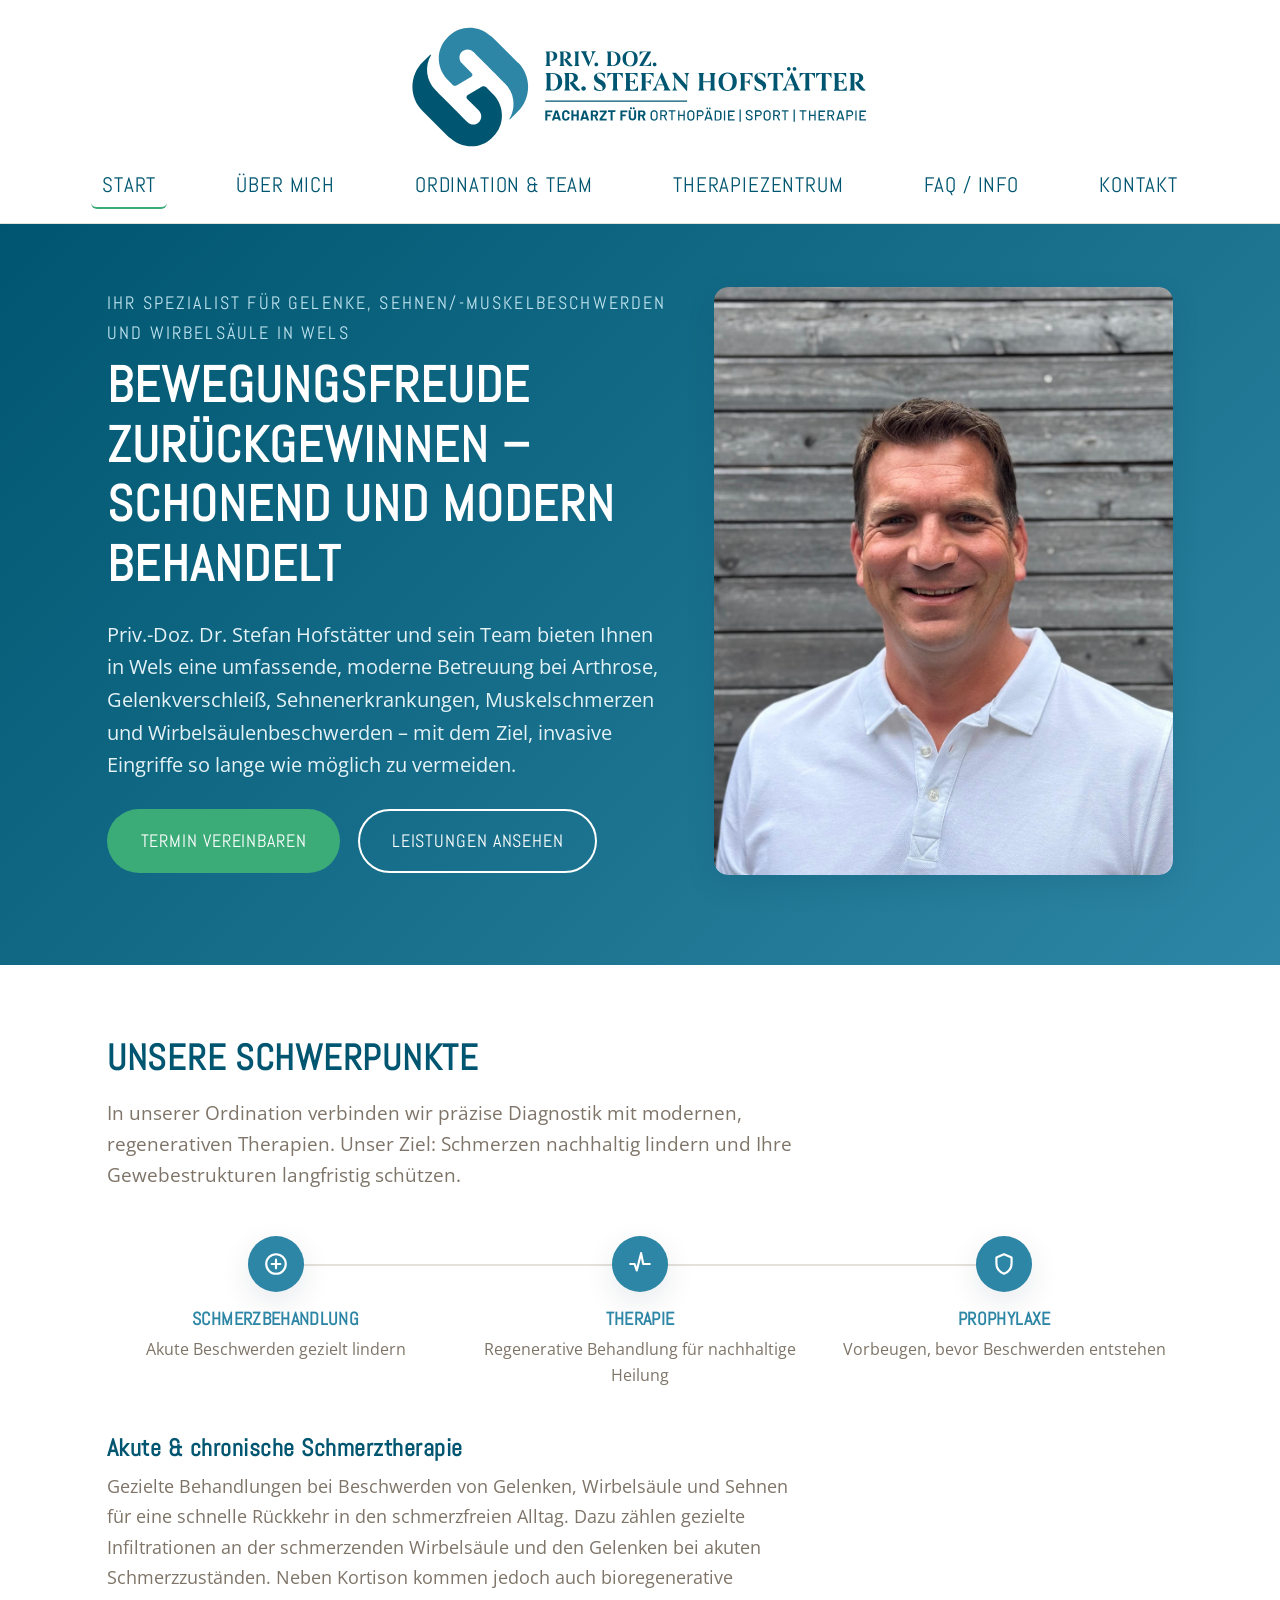
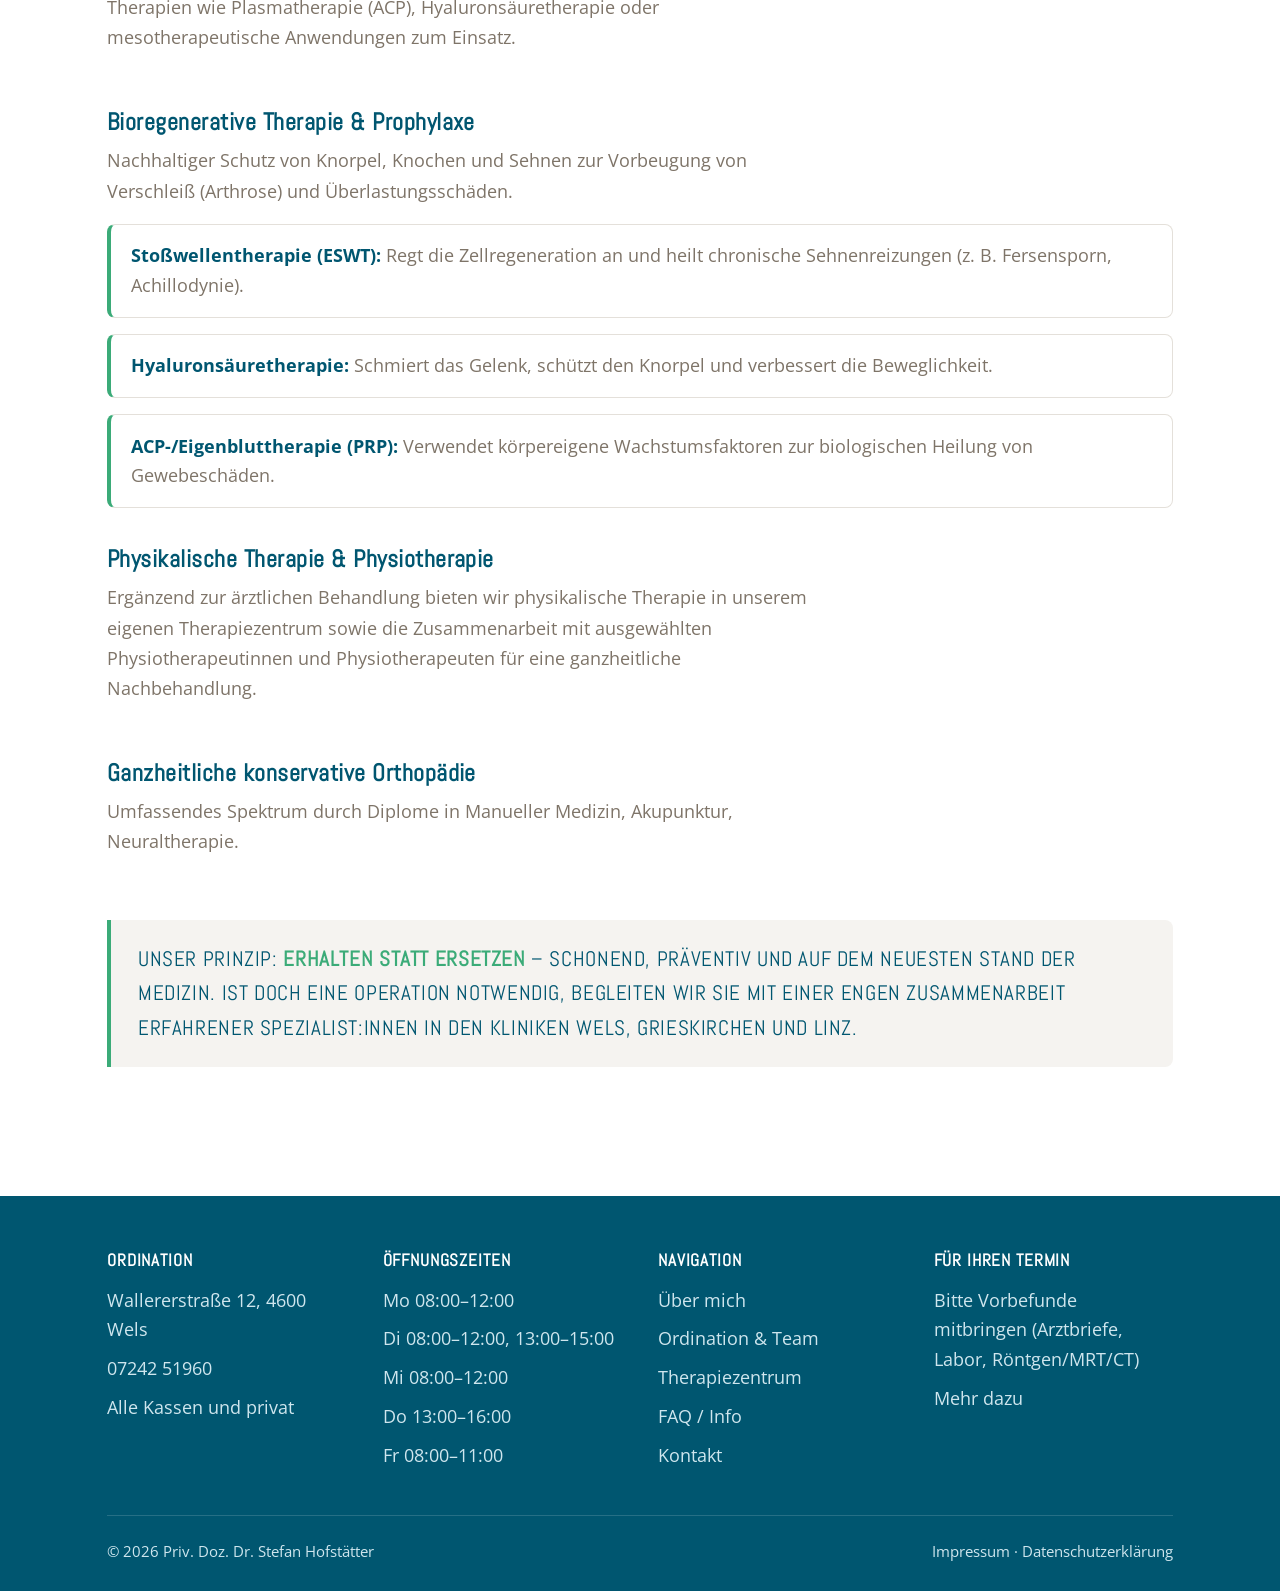
<file: index.html>
<!DOCTYPE html>
<html lang="de">
<head>
<meta charset="UTF-8">
<meta name="viewport" content="width=device-width, initial-scale=1.0">
<title>Orthopäde Wels | Priv. Doz. Dr. Stefan Hofstätter</title>
<meta name="description" content="Facharzt für Orthopädie, Sport und Therapie in Wels. Ordination und Therapiezentrum Wallererstraße 12, 4600 Wels. Alle Kassen und privat.">
<link rel="preconnect" href="https://fonts.googleapis.com">
<link rel="preconnect" href="https://fonts.gstatic.com" crossorigin>
<link href="https://fonts.googleapis.com/css2?family=Abel&family=Open+Sans:wght@400;600;700;800&display=swap" rel="stylesheet">
<link rel="stylesheet" href="css/style.css?v=18">
</head>
<body>
<a class="skip-link" href="#main">Zum Inhalt springen</a>

<header class="site-header">
  <div class="container">
    <a class="logo-link" href="index.html"><img src="img/logo.svg" alt="Priv. Doz. Dr. Stefan Hofstätter – Facharzt für Orthopädie, Sport, Therapie"></a>
    <button class="nav-toggle" aria-label="Menü öffnen" aria-expanded="false" aria-controls="main-nav">
      <svg width="28" height="28" viewBox="0 0 24 24" fill="none" stroke="#005670" stroke-width="2" stroke-linecap="round"><line x1="3" y1="6" x2="21" y2="6"/><line x1="3" y1="12" x2="21" y2="12"/><line x1="3" y1="18" x2="21" y2="18"/></svg>
    </button>
    <nav class="main-nav" id="main-nav" aria-label="Hauptnavigation">
      <ul>
        <li><a href="index.html" aria-current="page">Start</a></li>
        <li><a href="ueber-mich.html">Über mich</a></li>
        <li><a href="ordination.html">Ordination &amp; Team</a></li>
        <li><a href="therapiezentrum.html">Therapiezentrum</a></li>
        <li><a href="faq.html">FAQ / Info</a></li>
        <li><a href="kontakt.html">Kontakt</a></li>
      </ul>
    </nav>
  </div>
</header>

<main id="main">

  <section class="hero">
    <div class="container hero-grid">
      <div>
        <span class="eyebrow">Ihr Spezialist für Gelenke, Sehnen/-Muskelbeschwerden und Wirbelsäule in Wels</span>
        <h1>Bewegungsfreude zurückgewinnen – schonend und modern behandelt</h1>
        <p class="lead">Priv.-Doz. Dr. Stefan Hofstätter und sein Team bieten Ihnen in Wels eine umfassende, moderne Betreuung bei Arthrose, Gelenkverschleiß, Sehnenerkrankungen, Muskelschmerzen und Wirbelsäulenbeschwerden – mit dem Ziel, invasive Eingriffe so lange wie möglich zu vermeiden.</p>
        <div class="btn-row">
          <a class="btn btn-primary" href="kontakt.html">Termin vereinbaren</a>
          <a class="btn btn-outline" href="therapiezentrum.html">Leistungen ansehen</a>
        </div>
      </div>
      <div>
        <div class="hero-photo">
          <img src="img/portrait-start.jpg" alt="Priv. Doz. Dr. Stefan Hofstätter, Facharzt für Orthopädie">
        </div>
      </div>
    </div>
  </section>

  <section class="section">
    <div class="container">
      <div class="section-header">
        <h2>Unsere Schwerpunkte</h2>
        <p>In unserer Ordination verbinden wir präzise Diagnostik mit modernen, regenerativen Therapien. Unser Ziel: Schmerzen nachhaltig lindern und Ihre Gewebestrukturen langfristig schützen.</p>
      </div>

      <div class="process-steps">
        <div class="process-step">
          <div class="process-icon"><svg viewBox="0 0 24 24" fill="none" stroke="currentColor" stroke-width="2" stroke-linecap="round" stroke-linejoin="round"><circle cx="12" cy="12" r="9"/><path d="M12 8v8M8 12h8"/></svg></div>
          <h3>Schmerzbehandlung</h3>
          <p>Akute Beschwerden gezielt lindern</p>
        </div>
        <div class="process-step">
          <div class="process-icon"><svg viewBox="0 0 24 24" fill="none" stroke="currentColor" stroke-width="2" stroke-linecap="round" stroke-linejoin="round"><path d="M3 12h4l2 6 4-16 2 10h6"/></svg></div>
          <h3>Therapie</h3>
          <p>Regenerative Behandlung für nachhaltige Heilung</p>
        </div>
        <div class="process-step">
          <div class="process-icon"><svg viewBox="0 0 24 24" fill="none" stroke="currentColor" stroke-width="2" stroke-linecap="round" stroke-linejoin="round"><path d="M12 3l7 3v5c0 5-3 8.5-7 10-4-1.5-7-5-7-10V6l7-3z"/></svg></div>
          <h3>Prophylaxe</h3>
          <p>Vorbeugen, bevor Beschwerden entstehen</p>
        </div>
      </div>

      <div class="focus-list">
        <div class="focus-item">
          <h3>Akute &amp; chronische Schmerztherapie</h3>
          <p>Gezielte Behandlungen bei Beschwerden von Gelenken, Wirbelsäule und Sehnen für eine schnelle Rückkehr in den schmerzfreien Alltag. Dazu zählen gezielte Infiltrationen an der schmerzenden Wirbelsäule und den Gelenken bei akuten Schmerzzuständen. Neben Kortison kommen jedoch auch bioregenerative Therapien wie Plasmatherapie (ACP), Hyaluronsäuretherapie oder mesotherapeutische Anwendungen zum Einsatz.</p>
        </div>
        <div class="focus-item">
          <h3>Bioregenerative Therapie &amp; Prophylaxe</h3>
          <p>Nachhaltiger Schutz von Knorpel, Knochen und Sehnen zur Vorbeugung von Verschleiß (Arthrose) und Überlastungsschäden.</p>
          <ul class="focus-sublist">
            <li><strong>Stoßwellentherapie (ESWT):</strong> Regt die Zellregeneration an und heilt chronische Sehnenreizungen (z.&nbsp;B. Fersensporn, Achillodynie).</li>
            <li><strong>Hyaluronsäuretherapie:</strong> Schmiert das Gelenk, schützt den Knorpel und verbessert die Beweglichkeit.</li>
            <li><strong>ACP-/Eigenbluttherapie (PRP):</strong> Verwendet körpereigene Wachstumsfaktoren zur biologischen Heilung von Gewebeschäden.</li>
          </ul>
        </div>
        <div class="focus-item">
          <h3>Physikalische Therapie &amp; Physiotherapie</h3>
          <p>Ergänzend zur ärztlichen Behandlung bieten wir physikalische Therapie in unserem eigenen Therapiezentrum sowie die Zusammenarbeit mit ausgewählten Physiotherapeutinnen und Physiotherapeuten für eine ganzheitliche Nachbehandlung.</p>
        </div>
        <div class="focus-item">
          <h3>Ganzheitliche konservative Orthopädie</h3>
          <p>Umfassendes Spektrum durch Diplome in Manueller Medizin, Akupunktur, Neuraltherapie.</p>
        </div>
      </div>

      <p class="principle">Unser Prinzip: <strong>Erhalten statt Ersetzen</strong> – schonend, präventiv und auf dem neuesten Stand der Medizin. Ist doch eine Operation notwendig, begleiten wir Sie mit einer engen Zusammenarbeit erfahrener Spezialist:innen in den Kliniken Wels, Grieskirchen und Linz.</p>
    </div>
  </section>


</main>

<footer class="site-footer">
  <div class="container">
    <div class="footer-grid">
      <div>
        <h4>Ordination</h4>
        <ul>
          <li>Wallererstraße 12, 4600 Wels</li>
          <li><a href="tel:+43724251960">07242 51960</a></li>
          <li>Alle Kassen und privat</li>
        </ul>
      </div>
      <div>
        <h4>Öffnungszeiten</h4>
        <ul>
          <li>Mo 08:00–12:00</li>
          <li>Di 08:00–12:00, 13:00–15:00</li>
          <li>Mi 08:00–12:00</li>
          <li>Do 13:00–16:00</li>
          <li>Fr 08:00–11:00</li>
        </ul>
      </div>
      <div>
        <h4>Navigation</h4>
        <ul>
          <li><a href="ueber-mich.html">Über mich</a></li>
          <li><a href="ordination.html">Ordination &amp; Team</a></li>
          <li><a href="therapiezentrum.html">Therapiezentrum</a></li>
          <li><a href="faq.html">FAQ / Info</a></li>
          <li><a href="kontakt.html">Kontakt</a></li>
        </ul>
      </div>
      <div>
        <h4>Für Ihren Termin</h4>
        <ul>
          <li>Bitte Vorbefunde mitbringen (Arztbriefe, Labor, Röntgen/MRT/CT)</li>
          <li><a href="kontakt.html#vorbefunde">Mehr dazu</a></li>
        </ul>
      </div>
    </div>
    <div class="footer-bottom">
      <span>© <span id="year"></span> Priv. Doz. Dr. Stefan Hofstätter</span>
      <span><a href="impressum.html">Impressum</a> · <a href="datenschutz.html">Datenschutzerklärung</a></span>
    </div>
  </div>
</footer>
<script>document.getElementById("year").textContent = new Date().getFullYear();</script>
<script src="js/main.js"></script>
<script src="js/closure-notice.js"></script>
</body>
</html>
</file>
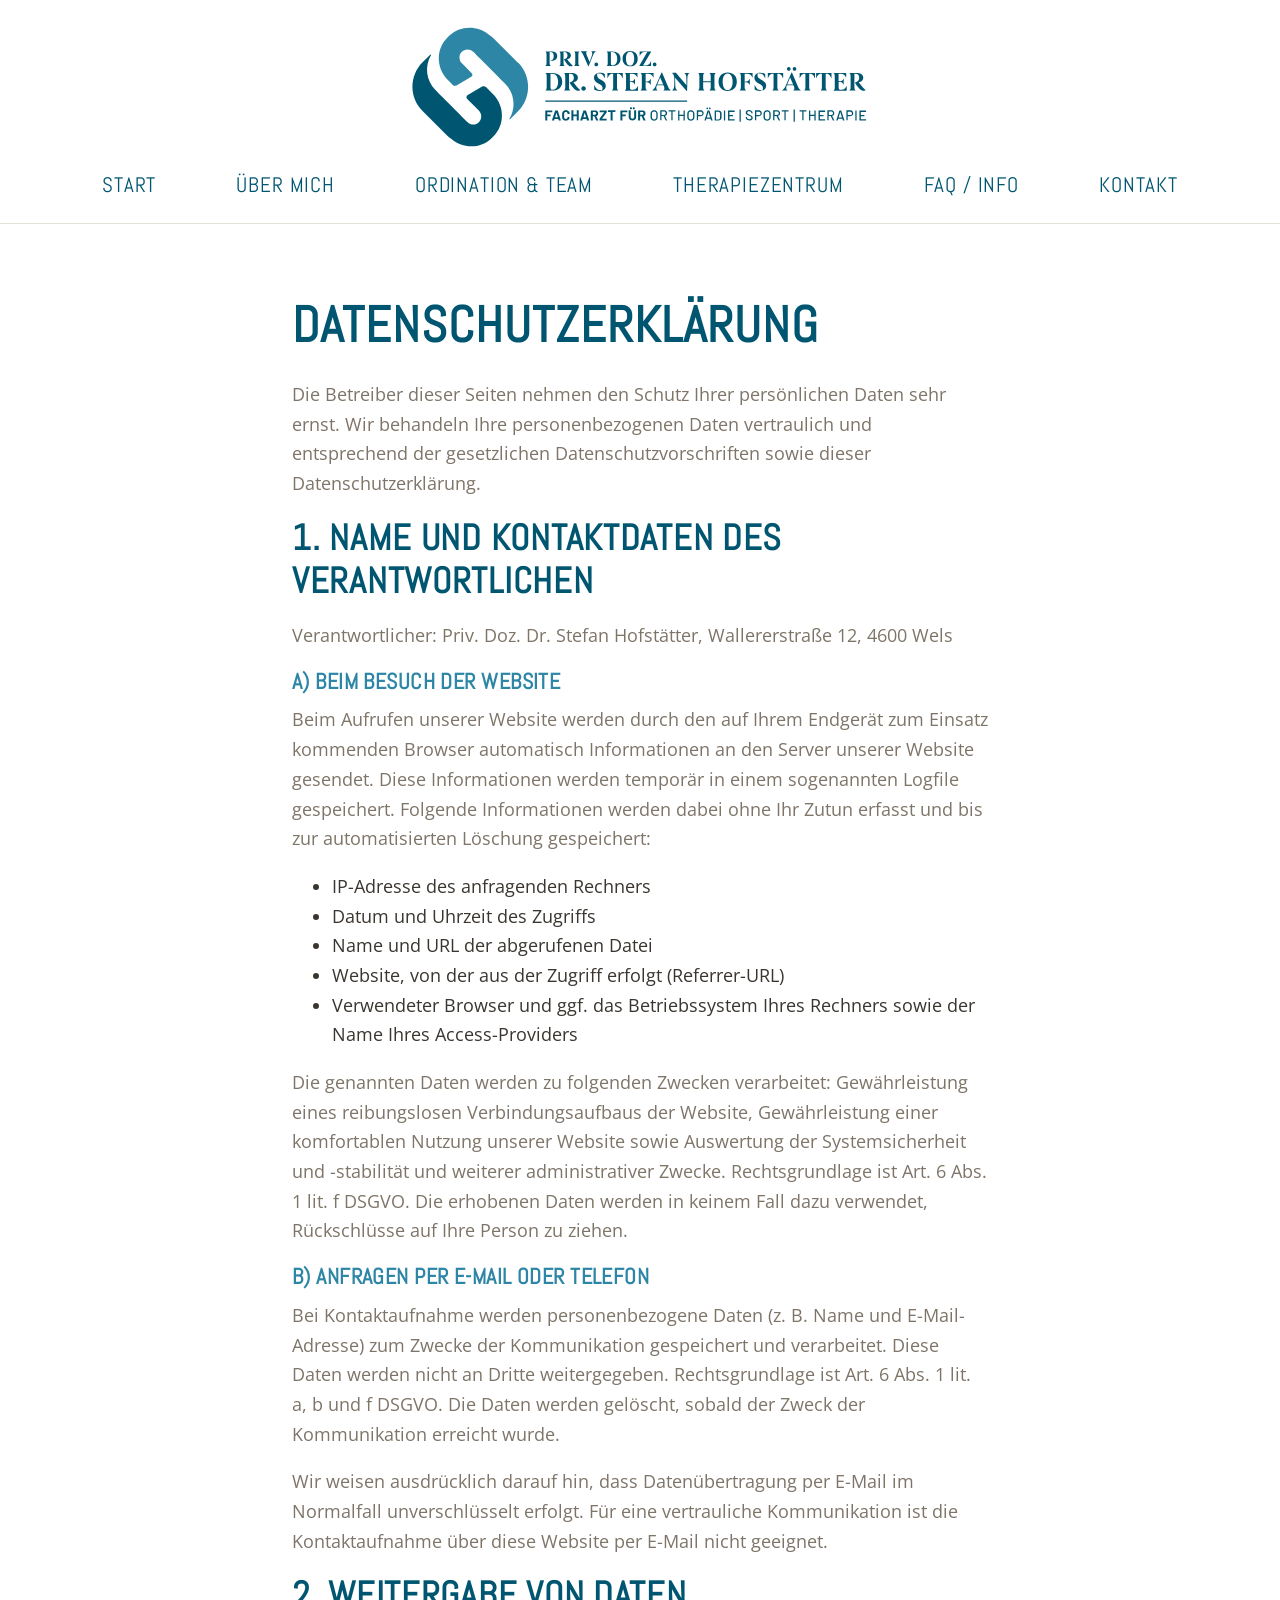
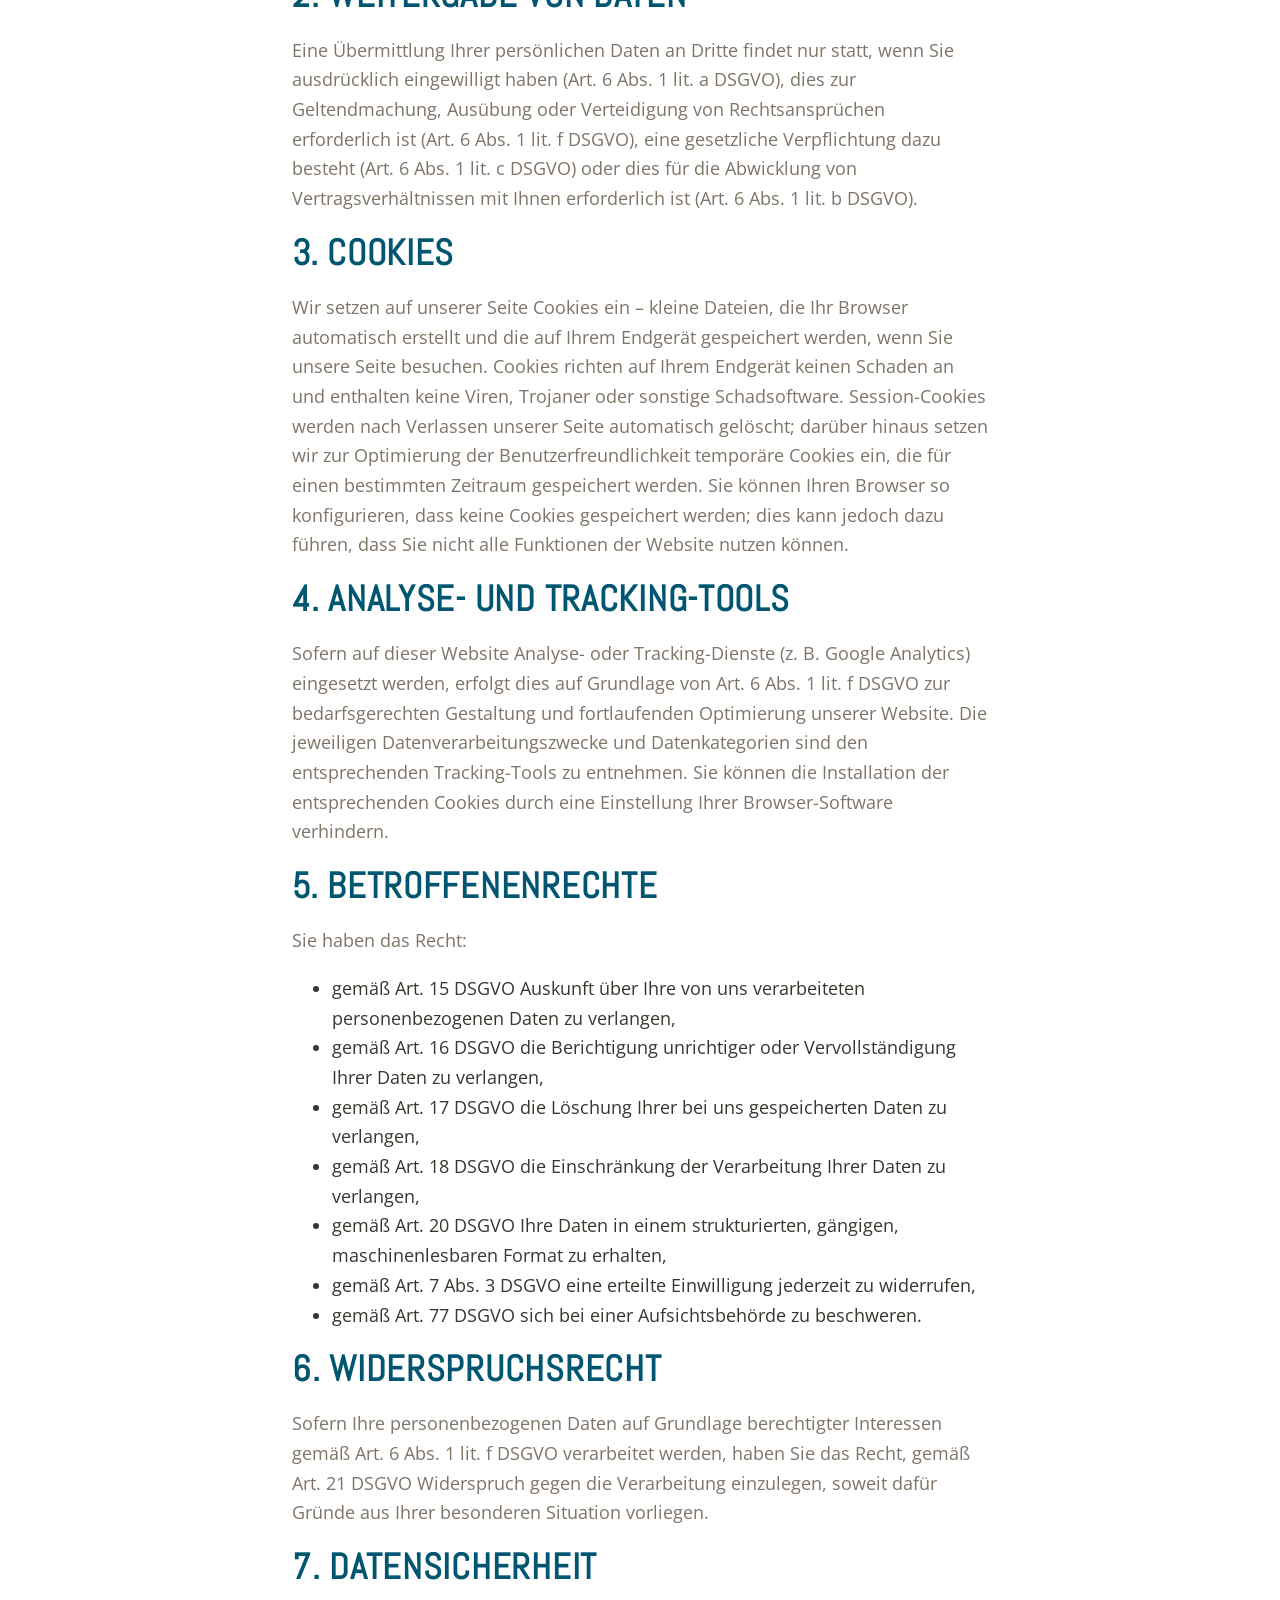
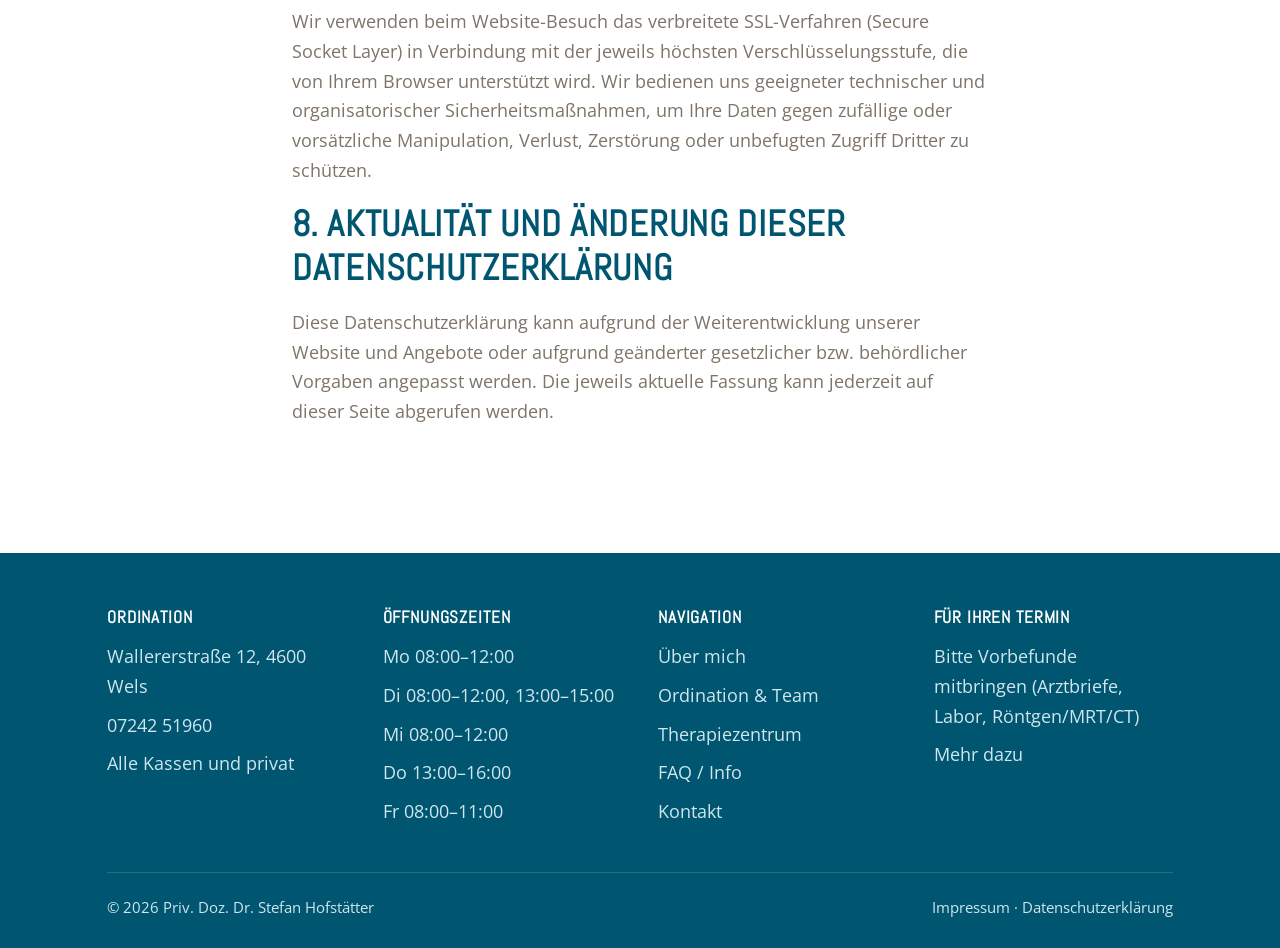
<file: datenschutz.html>
<!DOCTYPE html>
<html lang="de">
<head>
<meta charset="UTF-8">
<meta name="viewport" content="width=device-width, initial-scale=1.0">
<title>Datenschutzerklärung | Priv. Doz. Dr. Stefan Hofstätter</title>
<meta name="robots" content="noindex">
<link rel="preconnect" href="https://fonts.googleapis.com">
<link rel="preconnect" href="https://fonts.gstatic.com" crossorigin>
<link href="https://fonts.googleapis.com/css2?family=Abel&family=Open+Sans:wght@400;600;700;800&display=swap" rel="stylesheet">
<link rel="stylesheet" href="css/style.css?v=18">
</head>
<body>
<a class="skip-link" href="#main">Zum Inhalt springen</a>

<header class="site-header">
  <div class="container">
    <a class="logo-link" href="index.html"><img src="img/logo.svg" alt="Priv. Doz. Dr. Stefan Hofstätter – Facharzt für Orthopädie, Sport, Therapie"></a>
    <button class="nav-toggle" aria-label="Menü öffnen" aria-expanded="false" aria-controls="main-nav">
      <svg width="28" height="28" viewBox="0 0 24 24" fill="none" stroke="#005670" stroke-width="2" stroke-linecap="round"><line x1="3" y1="6" x2="21" y2="6"/><line x1="3" y1="12" x2="21" y2="12"/><line x1="3" y1="18" x2="21" y2="18"/></svg>
    </button>
    <nav class="main-nav" id="main-nav" aria-label="Hauptnavigation">
      <ul>
        <li><a href="index.html">Start</a></li>
        <li><a href="ueber-mich.html">Über mich</a></li>
        <li><a href="ordination.html">Ordination &amp; Team</a></li>
        <li><a href="therapiezentrum.html">Therapiezentrum</a></li>
        <li><a href="faq.html">FAQ / Info</a></li>
        <li><a href="kontakt.html">Kontakt</a></li>
      </ul>
    </nav>
  </div>
</header>

<main id="main">
  <section class="section">
    <div class="container" style="max-width:75ch;">
      <h1>Datenschutzerklärung</h1>
      <p>Die Betreiber dieser Seiten nehmen den Schutz Ihrer persönlichen Daten sehr ernst. Wir behandeln Ihre personenbezogenen Daten vertraulich und entsprechend der gesetzlichen Datenschutzvorschriften sowie dieser Datenschutzerklärung.</p>

      <h2>1. Name und Kontaktdaten des Verantwortlichen</h2>
      <p>Verantwortlicher: Priv. Doz. Dr. Stefan Hofstätter, Wallererstraße 12, 4600 Wels</p>

      <h3>a) Beim Besuch der Website</h3>
      <p>Beim Aufrufen unserer Website werden durch den auf Ihrem Endgerät zum Einsatz kommenden Browser automatisch Informationen an den Server unserer Website gesendet. Diese Informationen werden temporär in einem sogenannten Logfile gespeichert. Folgende Informationen werden dabei ohne Ihr Zutun erfasst und bis zur automatisierten Löschung gespeichert:</p>
      <ul>
        <li>IP-Adresse des anfragenden Rechners</li>
        <li>Datum und Uhrzeit des Zugriffs</li>
        <li>Name und URL der abgerufenen Datei</li>
        <li>Website, von der aus der Zugriff erfolgt (Referrer-URL)</li>
        <li>Verwendeter Browser und ggf. das Betriebssystem Ihres Rechners sowie der Name Ihres Access-Providers</li>
      </ul>
      <p>Die genannten Daten werden zu folgenden Zwecken verarbeitet: Gewährleistung eines reibungslosen Verbindungsaufbaus der Website, Gewährleistung einer komfortablen Nutzung unserer Website sowie Auswertung der Systemsicherheit und -stabilität und weiterer administrativer Zwecke. Rechtsgrundlage ist Art. 6 Abs. 1 lit. f DSGVO. Die erhobenen Daten werden in keinem Fall dazu verwendet, Rückschlüsse auf Ihre Person zu ziehen.</p>

      <h3>b) Anfragen per E-Mail oder Telefon</h3>
      <p>Bei Kontaktaufnahme werden personenbezogene Daten (z. B. Name und E-Mail-Adresse) zum Zwecke der Kommunikation gespeichert und verarbeitet. Diese Daten werden nicht an Dritte weitergegeben. Rechtsgrundlage ist Art. 6 Abs. 1 lit. a, b und f DSGVO. Die Daten werden gelöscht, sobald der Zweck der Kommunikation erreicht wurde.</p>
      <p>Wir weisen ausdrücklich darauf hin, dass Datenübertragung per E-Mail im Normalfall unverschlüsselt erfolgt. Für eine vertrauliche Kommunikation ist die Kontaktaufnahme über diese Website per E-Mail nicht geeignet.</p>

      <h2>2. Weitergabe von Daten</h2>
      <p>Eine Übermittlung Ihrer persönlichen Daten an Dritte findet nur statt, wenn Sie ausdrücklich eingewilligt haben (Art. 6 Abs. 1 lit. a DSGVO), dies zur Geltendmachung, Ausübung oder Verteidigung von Rechtsansprüchen erforderlich ist (Art. 6 Abs. 1 lit. f DSGVO), eine gesetzliche Verpflichtung dazu besteht (Art. 6 Abs. 1 lit. c DSGVO) oder dies für die Abwicklung von Vertragsverhältnissen mit Ihnen erforderlich ist (Art. 6 Abs. 1 lit. b DSGVO).</p>

      <h2>3. Cookies</h2>
      <p>Wir setzen auf unserer Seite Cookies ein – kleine Dateien, die Ihr Browser automatisch erstellt und die auf Ihrem Endgerät gespeichert werden, wenn Sie unsere Seite besuchen. Cookies richten auf Ihrem Endgerät keinen Schaden an und enthalten keine Viren, Trojaner oder sonstige Schadsoftware. Session-Cookies werden nach Verlassen unserer Seite automatisch gelöscht; darüber hinaus setzen wir zur Optimierung der Benutzerfreundlichkeit temporäre Cookies ein, die für einen bestimmten Zeitraum gespeichert werden. Sie können Ihren Browser so konfigurieren, dass keine Cookies gespeichert werden; dies kann jedoch dazu führen, dass Sie nicht alle Funktionen der Website nutzen können.</p>

      <h2>4. Analyse- und Tracking-Tools</h2>
      <p>Sofern auf dieser Website Analyse- oder Tracking-Dienste (z. B. Google Analytics) eingesetzt werden, erfolgt dies auf Grundlage von Art. 6 Abs. 1 lit. f DSGVO zur bedarfsgerechten Gestaltung und fortlaufenden Optimierung unserer Website. Die jeweiligen Datenverarbeitungszwecke und Datenkategorien sind den entsprechenden Tracking-Tools zu entnehmen. Sie können die Installation der entsprechenden Cookies durch eine Einstellung Ihrer Browser-Software verhindern.</p>

      <h2>5. Betroffenenrechte</h2>
      <p>Sie haben das Recht:</p>
      <ul>
        <li>gemäß Art. 15 DSGVO Auskunft über Ihre von uns verarbeiteten personenbezogenen Daten zu verlangen,</li>
        <li>gemäß Art. 16 DSGVO die Berichtigung unrichtiger oder Vervollständigung Ihrer Daten zu verlangen,</li>
        <li>gemäß Art. 17 DSGVO die Löschung Ihrer bei uns gespeicherten Daten zu verlangen,</li>
        <li>gemäß Art. 18 DSGVO die Einschränkung der Verarbeitung Ihrer Daten zu verlangen,</li>
        <li>gemäß Art. 20 DSGVO Ihre Daten in einem strukturierten, gängigen, maschinenlesbaren Format zu erhalten,</li>
        <li>gemäß Art. 7 Abs. 3 DSGVO eine erteilte Einwilligung jederzeit zu widerrufen,</li>
        <li>gemäß Art. 77 DSGVO sich bei einer Aufsichtsbehörde zu beschweren.</li>
      </ul>

      <h2>6. Widerspruchsrecht</h2>
      <p>Sofern Ihre personenbezogenen Daten auf Grundlage berechtigter Interessen gemäß Art. 6 Abs. 1 lit. f DSGVO verarbeitet werden, haben Sie das Recht, gemäß Art. 21 DSGVO Widerspruch gegen die Verarbeitung einzulegen, soweit dafür Gründe aus Ihrer besonderen Situation vorliegen.</p>

      <h2>7. Datensicherheit</h2>
      <p>Wir verwenden beim Website-Besuch das verbreitete SSL-Verfahren (Secure Socket Layer) in Verbindung mit der jeweils höchsten Verschlüsselungsstufe, die von Ihrem Browser unterstützt wird. Wir bedienen uns geeigneter technischer und organisatorischer Sicherheitsmaßnahmen, um Ihre Daten gegen zufällige oder vorsätzliche Manipulation, Verlust, Zerstörung oder unbefugten Zugriff Dritter zu schützen.</p>

      <h2>8. Aktualität und Änderung dieser Datenschutzerklärung</h2>
      <p>Diese Datenschutzerklärung kann aufgrund der Weiterentwicklung unserer Website und Angebote oder aufgrund geänderter gesetzlicher bzw. behördlicher Vorgaben angepasst werden. Die jeweils aktuelle Fassung kann jederzeit auf dieser Seite abgerufen werden.</p>
    </div>
  </section>
</main>

<footer class="site-footer">
  <div class="container">
    <div class="footer-grid">
      <div>
        <h4>Ordination</h4>
        <ul>
          <li>Wallererstraße 12, 4600 Wels</li>
          <li><a href="tel:+43724251960">07242 51960</a></li>
          <li>Alle Kassen und privat</li>
        </ul>
      </div>
      <div>
        <h4>Öffnungszeiten</h4>
        <ul>
          <li>Mo 08:00–12:00</li>
          <li>Di 08:00–12:00, 13:00–15:00</li>
          <li>Mi 08:00–12:00</li>
          <li>Do 13:00–16:00</li>
          <li>Fr 08:00–11:00</li>
        </ul>
      </div>
      <div>
        <h4>Navigation</h4>
        <ul>
          <li><a href="ueber-mich.html">Über mich</a></li>
          <li><a href="ordination.html">Ordination &amp; Team</a></li>
          <li><a href="therapiezentrum.html">Therapiezentrum</a></li>
          <li><a href="faq.html">FAQ / Info</a></li>
          <li><a href="kontakt.html">Kontakt</a></li>
        </ul>
      </div>
      <div>
        <h4>Für Ihren Termin</h4>
        <ul>
          <li>Bitte Vorbefunde mitbringen (Arztbriefe, Labor, Röntgen/MRT/CT)</li>
          <li><a href="kontakt.html#vorbefunde">Mehr dazu</a></li>
        </ul>
      </div>
    </div>
    <div class="footer-bottom">
      <span>© <span id="year"></span> Priv. Doz. Dr. Stefan Hofstätter</span>
      <span><a href="impressum.html">Impressum</a> · <a href="datenschutz.html">Datenschutzerklärung</a></span>
    </div>
  </div>
</footer>
<script>document.getElementById("year").textContent = new Date().getFullYear();</script>
<script src="js/main.js"></script>
<script src="js/closure-notice.js"></script>
</body>
</html>
</file>
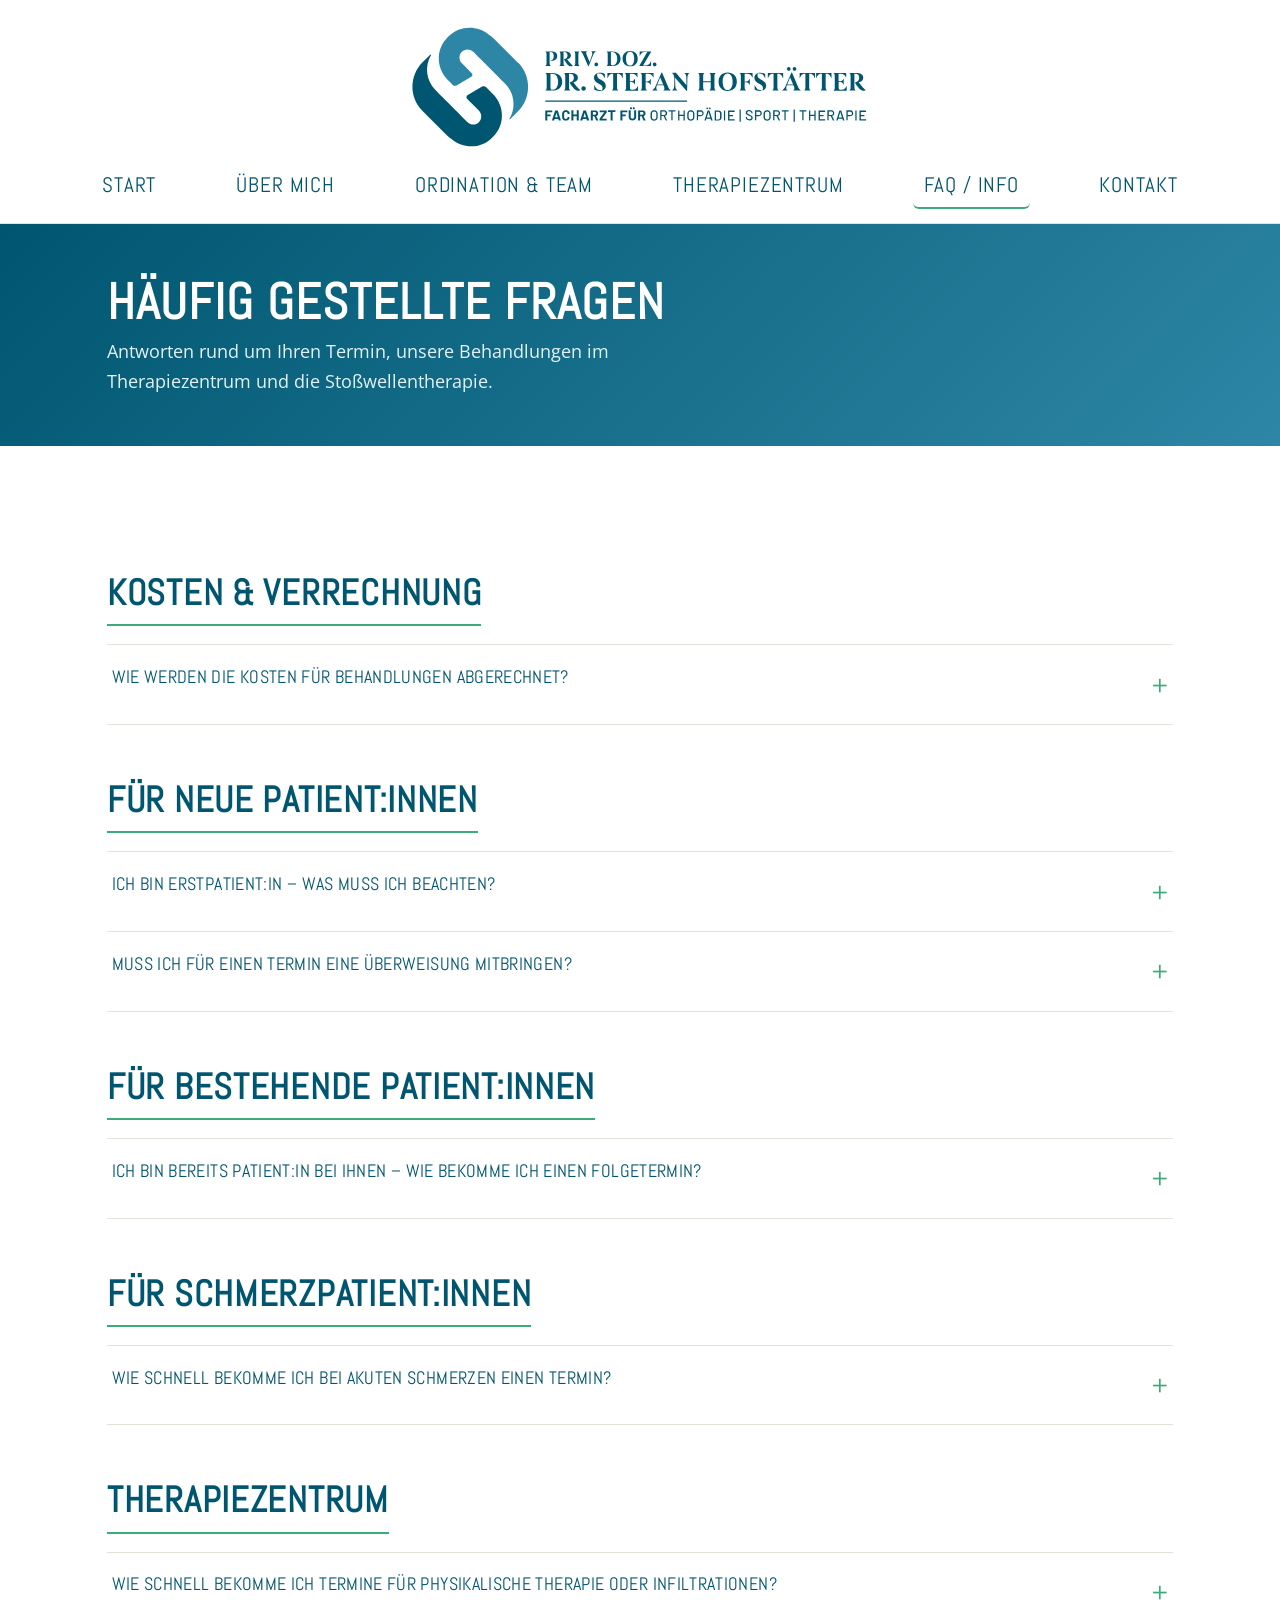
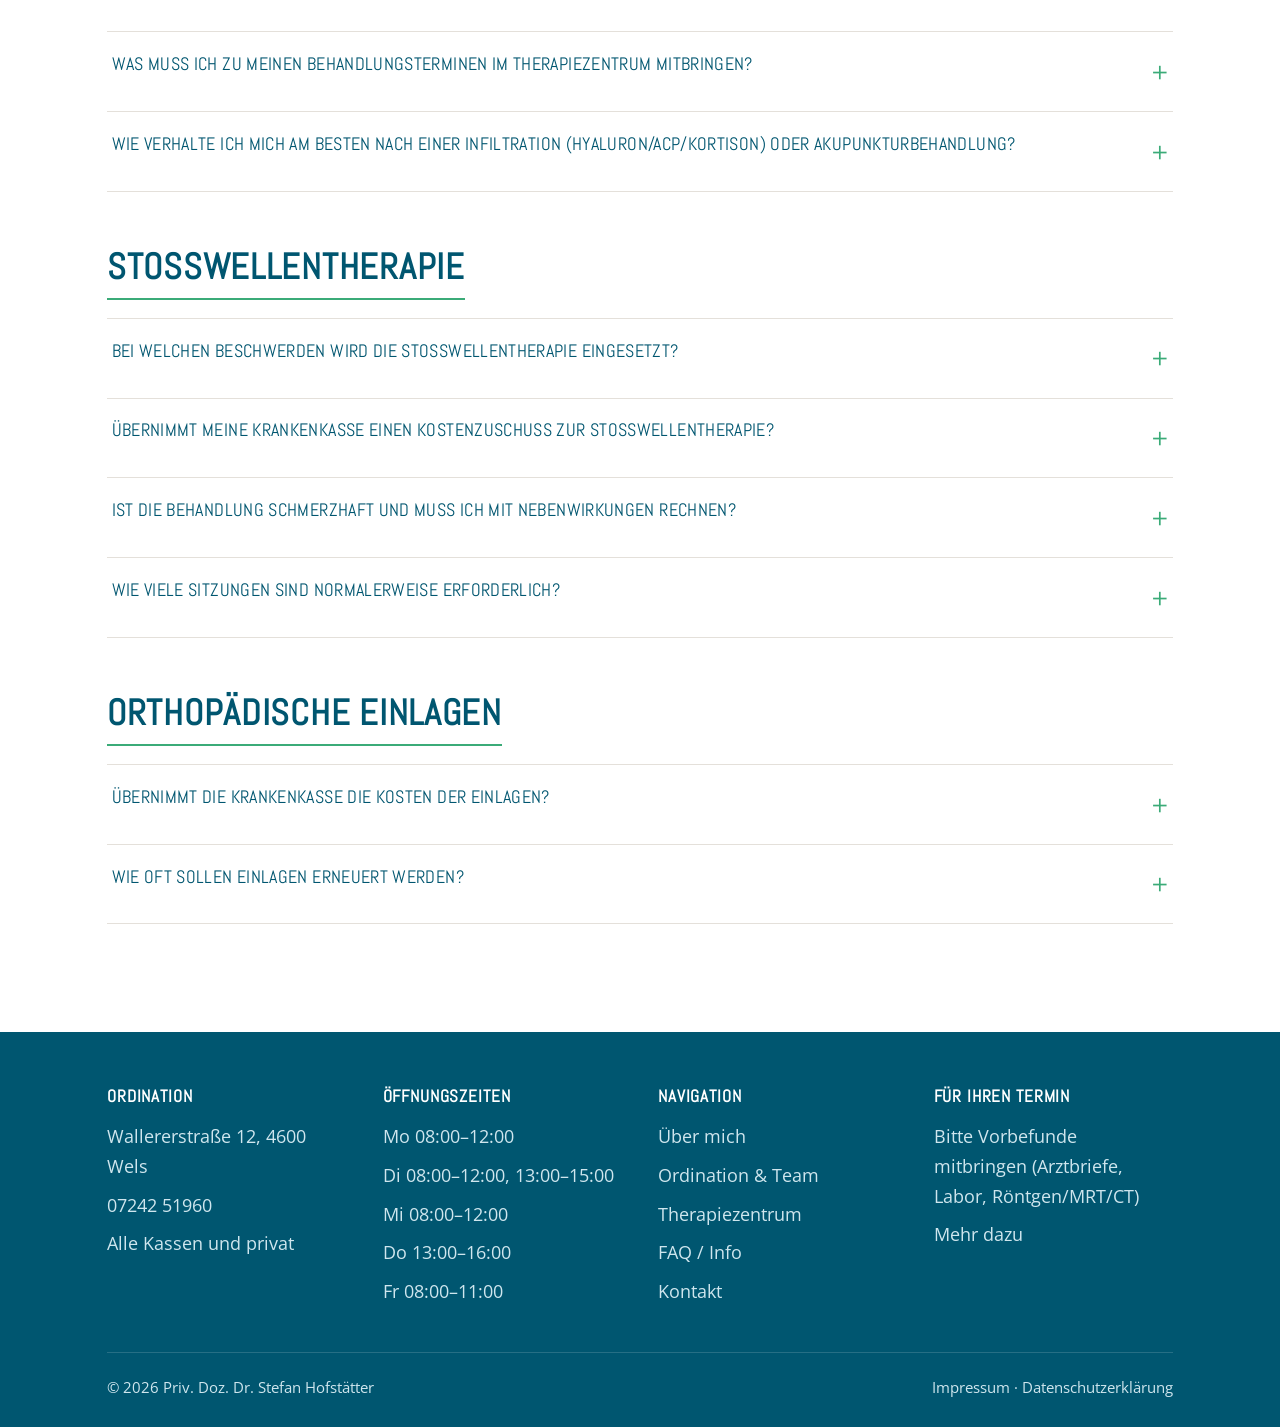
<file: faq.html>
<!DOCTYPE html>
<html lang="de">
<head>
<meta charset="UTF-8">
<meta name="viewport" content="width=device-width, initial-scale=1.0">
<title>FAQ | Priv. Doz. Dr. Stefan Hofstätter</title>
<meta name="description" content="Häufig gestellte Fragen zu Terminen, Behandlungen im Therapiezentrum und Stoßwellentherapie bei Priv. Doz. Dr. Stefan Hofstätter in Wels.">
<link rel="preconnect" href="https://fonts.googleapis.com">
<link rel="preconnect" href="https://fonts.gstatic.com" crossorigin>
<link href="https://fonts.googleapis.com/css2?family=Abel&family=Open+Sans:wght@400;600;700;800&display=swap" rel="stylesheet">
<link rel="stylesheet" href="css/style.css?v=18">
</head>
<body>
<a class="skip-link" href="#main">Zum Inhalt springen</a>

<header class="site-header">
  <div class="container">
    <a class="logo-link" href="index.html"><img src="img/logo.svg" alt="Priv. Doz. Dr. Stefan Hofstätter – Facharzt für Orthopädie, Sport, Therapie"></a>
    <button class="nav-toggle" aria-label="Menü öffnen" aria-expanded="false" aria-controls="main-nav">
      <svg width="28" height="28" viewBox="0 0 24 24" fill="none" stroke="#005670" stroke-width="2" stroke-linecap="round"><line x1="3" y1="6" x2="21" y2="6"/><line x1="3" y1="12" x2="21" y2="12"/><line x1="3" y1="18" x2="21" y2="18"/></svg>
    </button>
    <nav class="main-nav" id="main-nav" aria-label="Hauptnavigation">
      <ul>
        <li><a href="index.html">Start</a></li>
        <li><a href="ueber-mich.html">Über mich</a></li>
        <li><a href="ordination.html">Ordination &amp; Team</a></li>
        <li><a href="therapiezentrum.html">Therapiezentrum</a></li>
        <li><a href="faq.html" aria-current="page">FAQ / Info</a></li>
        <li><a href="kontakt.html">Kontakt</a></li>
      </ul>
    </nav>
  </div>
</header>

<main id="main">

  <section class="page-hero">
    <div class="container">
      <h1>Häufig gestellte Fragen</h1>
      <p>Antworten rund um Ihren Termin, unsere Behandlungen im Therapiezentrum und die Stoßwellentherapie.</p>
    </div>
  </section>

  <section class="section">
    <div class="container">

      <h2 class="service-group-title">Kosten &amp; Verrechnung</h2>
      <div class="service-list faq-list">
        <details class="service-item">
          <summary>Wie werden die Kosten für Behandlungen abgerechnet?</summary>
          <p>Als Vertragsarzt aller Kassen (§2-Vertragsarzt) rechne ich meine medizinischen Leistungen (Begutachtung, Diagnostik und Kassen-Therapien) direkt mit Ihrer Sozialversicherung ab. Für Sie entstehen dabei keine privaten Kosten und Sie erhalten keine Honorarnote.</p>
          <p><strong>Wann können Kosten entstehen?</strong> Entscheiden Sie sich für individuelle Zusatzleistungen oder moderne Therapieverfahren, die nicht im regulären Leistungskatalog der gesetzlichen Krankenkassen enthalten sind, wird dies als Privatleistung abgerechnet.</p>
          <p>Dazu gehören unter anderem:</p>
          <ul>
            <li>Stoßwellentherapie (Hinweis: Bei entsprechender medizinischer Indikation ist hierbei ein Kostenzuschuss durch Ihre Versicherung möglich – nähere Informationen dazu finden Sie in den <a href="faq.html#stosswelle">FAQs zur Stoßwellentherapie</a>)</li>
            <li>Hyaluronsäuretherapie</li>
            <li>ACP-/PRP-Therapie (Eigenbluttherapie)</li>
            <li>Laserbehandlung</li>
            <li>Moorpackungen</li>
            <li>Therapie mit naturheilkundlichen Präparaten</li>
            <li>Das Ausstellen von Privatattesten und Bestätigungen</li>
          </ul>
          <p>Über eventuell anfallende Kosten sowie Erstattungsmöglichkeiten informieren wir Sie selbstverständlich immer vorab und transparent im Behandlungsgespräch.</p>
        </details>
      </div>

      <h2 class="service-group-title">Für neue Patient:innen</h2>
      <div class="service-list faq-list">
        <details class="service-item">
          <summary>Ich bin Erstpatient:in – was muss ich beachten?</summary>
          <p>Vereinbaren Sie einfach telefonisch unter 07242 51960 einen Termin. Bringen Sie zu Ihrem ersten Besuch bitte Ihre e-card, relevante Befundberichte samt Bildmaterial (Röntgen, MRT, CT auf CD oder USB) sowie eine aktuelle Medikamentenliste mit – so können wir Ihre Krankengeschichte von Anfang an vollständig erfassen.</p>
        </details>
        <details class="service-item">
          <summary>Muss ich für einen Termin eine Überweisung mitbringen?</summary>
          <p>Nein, als Facharztpraxis können Sie direkt einen Termin bei uns vereinbaren. Wenn Sie bereits von Ihrer Hausärztin oder Ihrem Hausarzt überwiesen wurden, bringen Sie den Überweisungsschein und bestehende Vorbefunde bitte einfach mit.</p>
        </details>
      </div>

      <h2 class="service-group-title">Für bestehende Patient:innen</h2>
      <div class="service-list faq-list">
        <details class="service-item">
          <summary>Ich bin bereits Patient:in bei Ihnen – wie bekomme ich einen Folgetermin?</summary>
          <p>Rufen Sie uns einfach unter 07242 51960 an. Bitte geben Sie bei der Terminvereinbarung an, worum es geht (Kontrolle, Therapie, neue Beschwerden), damit wir genug Zeit einplanen können.</p>
        </details>
      </div>

      <h2 class="service-group-title">Für Schmerzpatient:innen</h2>
      <div class="service-list faq-list">
        <details class="service-item">
          <summary>Wie schnell bekomme ich bei akuten Schmerzen einen Termin?</summary>
          <p>Für akute Schmerzfälle halten wir für Bestandspatienten ein flexibles Termin-Kontingent frei. Bitte rufen Sie uns morgens direkt an, damit wir Sie bestmöglich einplanen können.</p>
        </details>
      </div>

      <h2 class="service-group-title">Therapiezentrum</h2>
      <div class="service-list faq-list">
        <details class="service-item">
          <summary>Wie schnell bekomme ich Termine für physikalische Therapie oder Infiltrationen?</summary>
          <p>Für physikalische Behandlungen sowie für Infiltrationen haben wir aktuell kurzfristig freie Kapazitäten. Bitte erwähnen Sie diesen Wunsch direkt bei der telefonischen Terminvereinbarung, damit wir die passende Zeit für Sie reservieren können.</p>
        </details>
        <details class="service-item">
          <summary>Was muss ich zu meinen Behandlungsterminen im Therapiezentrum mitbringen?</summary>
          <p>Bitte bringen Sie zu jedem Termin Ihre Terminkarte sowie ein großes Badetuch mit. Eine Schmerzsalbe nehmen Sie bitte ebenfalls zur physikalischen Therapie mit.</p>
        </details>
        <details class="service-item">
          <summary>Wie verhalte ich mich am besten nach einer Infiltration (Hyaluron/ACP/Kortison) oder Akupunkturbehandlung?</summary>
          <p>Gönnen Sie Ihrem Körper nach der Anwendung etwas Ruhe und vermeiden Sie direkte körperliche Schwerarbeit sowie intensiven Sport für den Rest des Tages. Trinken Sie ausreichend Wasser oder ungesüßten Tee, um den Stoffwechsel zu unterstützen. Nach einer Infiltration lassen Sie den kleinen Pflasterverband bitte noch etwa 30 Minuten bis eine Stunde auf der Einstichstelle, halten Sie die Stelle trocken und vermeiden Sie schwere Hebe- oder Belastungsbewegungen mit der behandelten Region.</p>
        </details>
      </div>

      <h2 class="service-group-title" id="stosswelle">Stoßwellentherapie</h2>
      <div class="service-list faq-list">
        <details class="service-item">
          <summary>Bei welchen Beschwerden wird die Stoßwellentherapie eingesetzt?</summary>
          <p>Sie kommt vor allem bei chronischen Sehnen- und Weichteilbeschwerden zum Einsatz, etwa bei Fersensporn, Kalkschulter, Tennisellbogen oder anderen hartnäckigen Überlastungsbeschwerden.</p>
        </details>
        <details class="service-item">
          <summary>Übernimmt meine Krankenkasse einen Kostenzuschuss zur Stoßwellentherapie?</summary>
          <p>Ja, bei entsprechender Indikation gewähren die Krankenkassen einen Kostenzuschuss zur extrakorporalen Stoßwellentherapie. Bei der ÖGK gilt das für Fasziitis plantaris (mit oder ohne Fersensporn) sowie für die Kalkschulter (Tendinosis calcarea). Bei SVS, KFG, KFL und BVA gelten erweiterte Indikationen/Erkrankungsbilder – ebenfalls mit Kostenzuschuss.</p>
        </details>
        <details class="service-item">
          <summary>Ist die Behandlung schmerzhaft und muss ich mit Nebenwirkungen rechnen?</summary>
          <p>Die Behandlung kann während der Anwendung als unangenehm empfunden werden, ist aber gut verträglich. Danach kann es vorübergehend zu einer leichten Rötung oder Druckempfindlichkeit im behandelten Bereich kommen.</p>
        </details>
        <details class="service-item">
          <summary>Wie viele Sitzungen sind normalerweise erforderlich?</summary>
          <p>In der Regel empfehlen wir mehrere Sitzungen im Abstand von ein bis zwei Wochen. Die genaue Anzahl besprechen wir individuell, abhängig von Beschwerdebild und Behandlungsverlauf.</p>
        </details>
      </div>

      <h2 class="service-group-title" id="einlagen">Orthopädische Einlagen</h2>
      <div class="service-list faq-list">
        <details class="service-item">
          <summary>Übernimmt die Krankenkasse die Kosten der Einlagen?</summary>
          <p>Ja, anteilig – bei ärztlicher Verordnung und medizinischer Indikation. Die genaue Kostenbeteiligung ist sehr individuell und hängt von Ihrer Krankenkasse ab.</p>
        </details>
        <details class="service-item">
          <summary>Wie oft sollen Einlagen erneuert werden?</summary>
          <p>In der Praxis werden meist zwei Paar pro Kalenderjahr und Kasse bewilligt. Da sich Fußform und Abnützung verändern können, empfehlen wir eine jährliche Kontrolle bei uns. Details variieren je nach Kasse – wir klären das gerne bei Ihrem Termin.</p>
        </details>
      </div>

    </div>
  </section>

</main>

<footer class="site-footer">
  <div class="container">
    <div class="footer-grid">
      <div>
        <h4>Ordination</h4>
        <ul>
          <li>Wallererstraße 12, 4600 Wels</li>
          <li><a href="tel:+43724251960">07242 51960</a></li>
          <li>Alle Kassen und privat</li>
        </ul>
      </div>
      <div>
        <h4>Öffnungszeiten</h4>
        <ul>
          <li>Mo 08:00–12:00</li>
          <li>Di 08:00–12:00, 13:00–15:00</li>
          <li>Mi 08:00–12:00</li>
          <li>Do 13:00–16:00</li>
          <li>Fr 08:00–11:00</li>
        </ul>
      </div>
      <div>
        <h4>Navigation</h4>
        <ul>
          <li><a href="ueber-mich.html">Über mich</a></li>
          <li><a href="ordination.html">Ordination &amp; Team</a></li>
          <li><a href="therapiezentrum.html">Therapiezentrum</a></li>
          <li><a href="faq.html">FAQ / Info</a></li>
          <li><a href="kontakt.html">Kontakt</a></li>
        </ul>
      </div>
      <div>
        <h4>Für Ihren Termin</h4>
        <ul>
          <li>Bitte Vorbefunde mitbringen (Arztbriefe, Labor, Röntgen/MRT/CT)</li>
          <li><a href="kontakt.html#vorbefunde">Mehr dazu</a></li>
        </ul>
      </div>
    </div>
    <div class="footer-bottom">
      <span>© <span id="year"></span> Priv. Doz. Dr. Stefan Hofstätter</span>
      <span><a href="impressum.html">Impressum</a> · <a href="datenschutz.html">Datenschutzerklärung</a></span>
    </div>
  </div>
</footer>
<script>document.getElementById("year").textContent = new Date().getFullYear();</script>
<script src="js/main.js"></script>
<script src="js/closure-notice.js"></script>
</body>
</html>
</file>
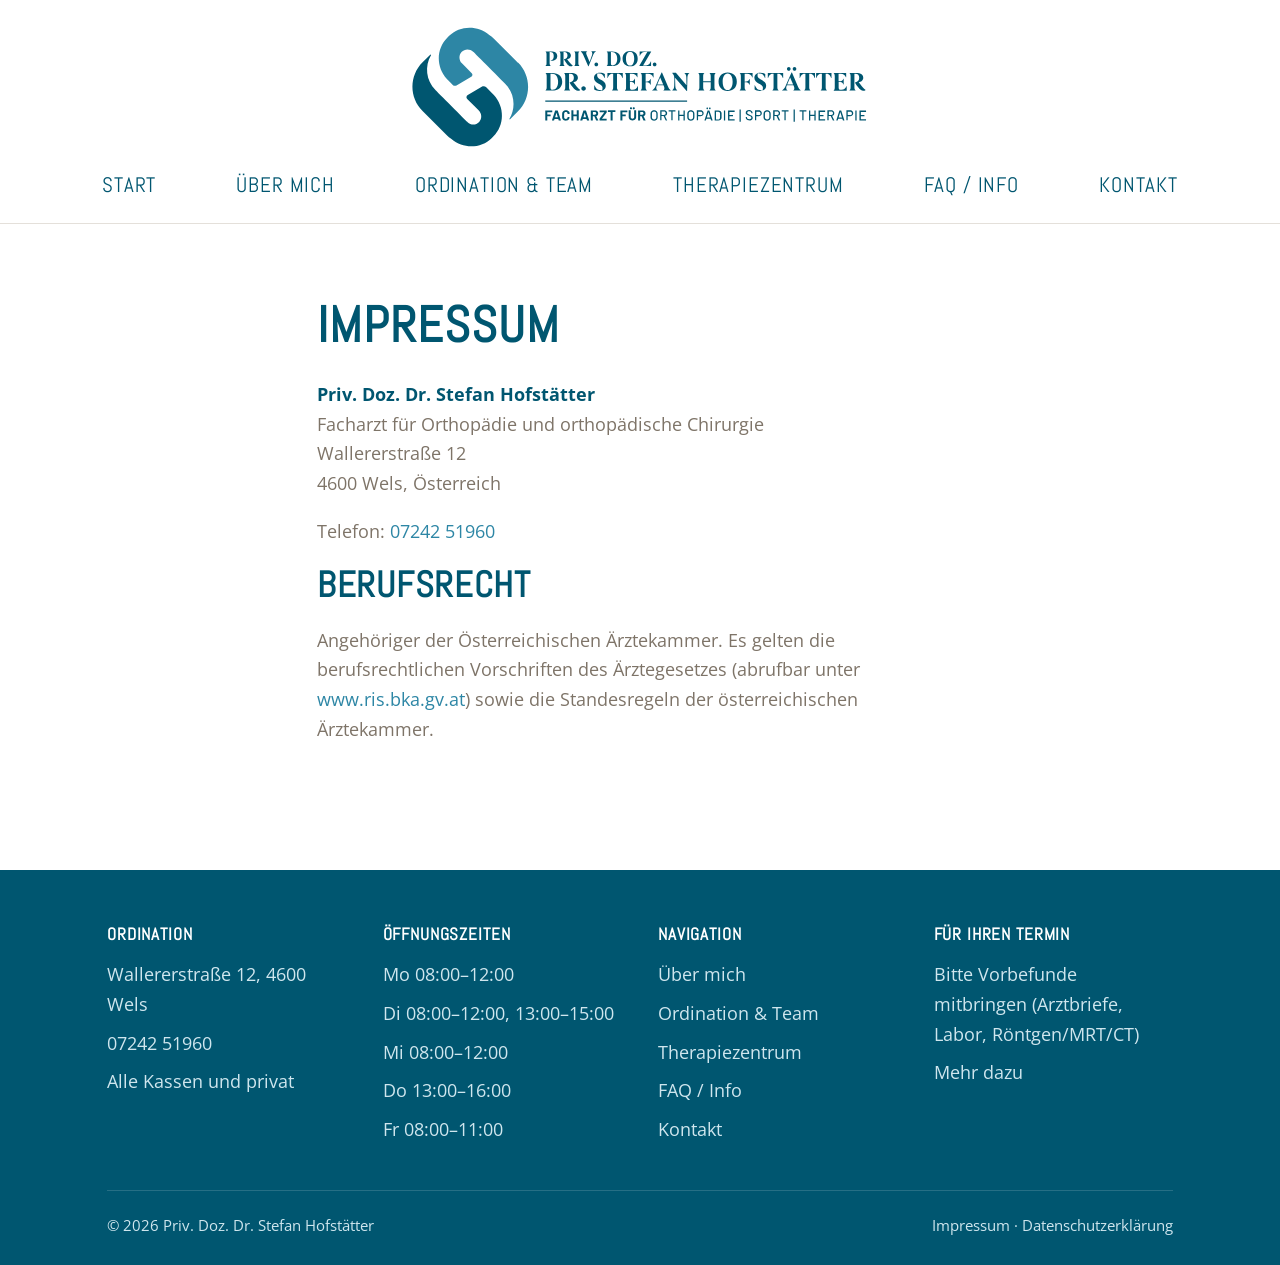
<file: impressum.html>
<!DOCTYPE html>
<html lang="de">
<head>
<meta charset="UTF-8">
<meta name="viewport" content="width=device-width, initial-scale=1.0">
<title>Impressum | Priv. Doz. Dr. Stefan Hofstätter</title>
<meta name="robots" content="noindex">
<link rel="preconnect" href="https://fonts.googleapis.com">
<link rel="preconnect" href="https://fonts.gstatic.com" crossorigin>
<link href="https://fonts.googleapis.com/css2?family=Abel&family=Open+Sans:wght@400;600;700;800&display=swap" rel="stylesheet">
<link rel="stylesheet" href="css/style.css?v=18">
</head>
<body>
<a class="skip-link" href="#main">Zum Inhalt springen</a>

<header class="site-header">
  <div class="container">
    <a class="logo-link" href="index.html"><img src="img/logo.svg" alt="Priv. Doz. Dr. Stefan Hofstätter – Facharzt für Orthopädie, Sport, Therapie"></a>
    <button class="nav-toggle" aria-label="Menü öffnen" aria-expanded="false" aria-controls="main-nav">
      <svg width="28" height="28" viewBox="0 0 24 24" fill="none" stroke="#005670" stroke-width="2" stroke-linecap="round"><line x1="3" y1="6" x2="21" y2="6"/><line x1="3" y1="12" x2="21" y2="12"/><line x1="3" y1="18" x2="21" y2="18"/></svg>
    </button>
    <nav class="main-nav" id="main-nav" aria-label="Hauptnavigation">
      <ul>
        <li><a href="index.html">Start</a></li>
        <li><a href="ueber-mich.html">Über mich</a></li>
        <li><a href="ordination.html">Ordination &amp; Team</a></li>
        <li><a href="therapiezentrum.html">Therapiezentrum</a></li>
        <li><a href="faq.html">FAQ / Info</a></li>
        <li><a href="kontakt.html">Kontakt</a></li>
      </ul>
    </nav>
  </div>
</header>

<main id="main">
  <section class="section">
    <div class="container" style="max-width:70ch;">
      <h1>Impressum</h1>
      <p><strong>Priv. Doz. Dr. Stefan Hofstätter</strong><br>
      Facharzt für Orthopädie und orthopädische Chirurgie<br>
      Wallererstraße 12<br>
      4600 Wels, Österreich</p>
      <p>Telefon: <a href="tel:+43724251960">07242 51960</a></p>

      <h2>Berufsrecht</h2>
      <p>Angehöriger der Österreichischen Ärztekammer. Es gelten die berufsrechtlichen Vorschriften des Ärztegesetzes (abrufbar unter <a href="https://www.ris.bka.gv.at" target="_blank" rel="noopener">www.ris.bka.gv.at</a>) sowie die Standesregeln der österreichischen Ärztekammer.</p>
    </div>
  </section>
</main>

<footer class="site-footer">
  <div class="container">
    <div class="footer-grid">
      <div>
        <h4>Ordination</h4>
        <ul>
          <li>Wallererstraße 12, 4600 Wels</li>
          <li><a href="tel:+43724251960">07242 51960</a></li>
          <li>Alle Kassen und privat</li>
        </ul>
      </div>
      <div>
        <h4>Öffnungszeiten</h4>
        <ul>
          <li>Mo 08:00–12:00</li>
          <li>Di 08:00–12:00, 13:00–15:00</li>
          <li>Mi 08:00–12:00</li>
          <li>Do 13:00–16:00</li>
          <li>Fr 08:00–11:00</li>
        </ul>
      </div>
      <div>
        <h4>Navigation</h4>
        <ul>
          <li><a href="ueber-mich.html">Über mich</a></li>
          <li><a href="ordination.html">Ordination &amp; Team</a></li>
          <li><a href="therapiezentrum.html">Therapiezentrum</a></li>
          <li><a href="faq.html">FAQ / Info</a></li>
          <li><a href="kontakt.html">Kontakt</a></li>
        </ul>
      </div>
      <div>
        <h4>Für Ihren Termin</h4>
        <ul>
          <li>Bitte Vorbefunde mitbringen (Arztbriefe, Labor, Röntgen/MRT/CT)</li>
          <li><a href="kontakt.html#vorbefunde">Mehr dazu</a></li>
        </ul>
      </div>
    </div>
    <div class="footer-bottom">
      <span>© <span id="year"></span> Priv. Doz. Dr. Stefan Hofstätter</span>
      <span><a href="impressum.html">Impressum</a> · <a href="datenschutz.html">Datenschutzerklärung</a></span>
    </div>
  </div>
</footer>
<script>document.getElementById("year").textContent = new Date().getFullYear();</script>
<script src="js/main.js"></script>
<script src="js/closure-notice.js"></script>
</body>
</html>
</file>
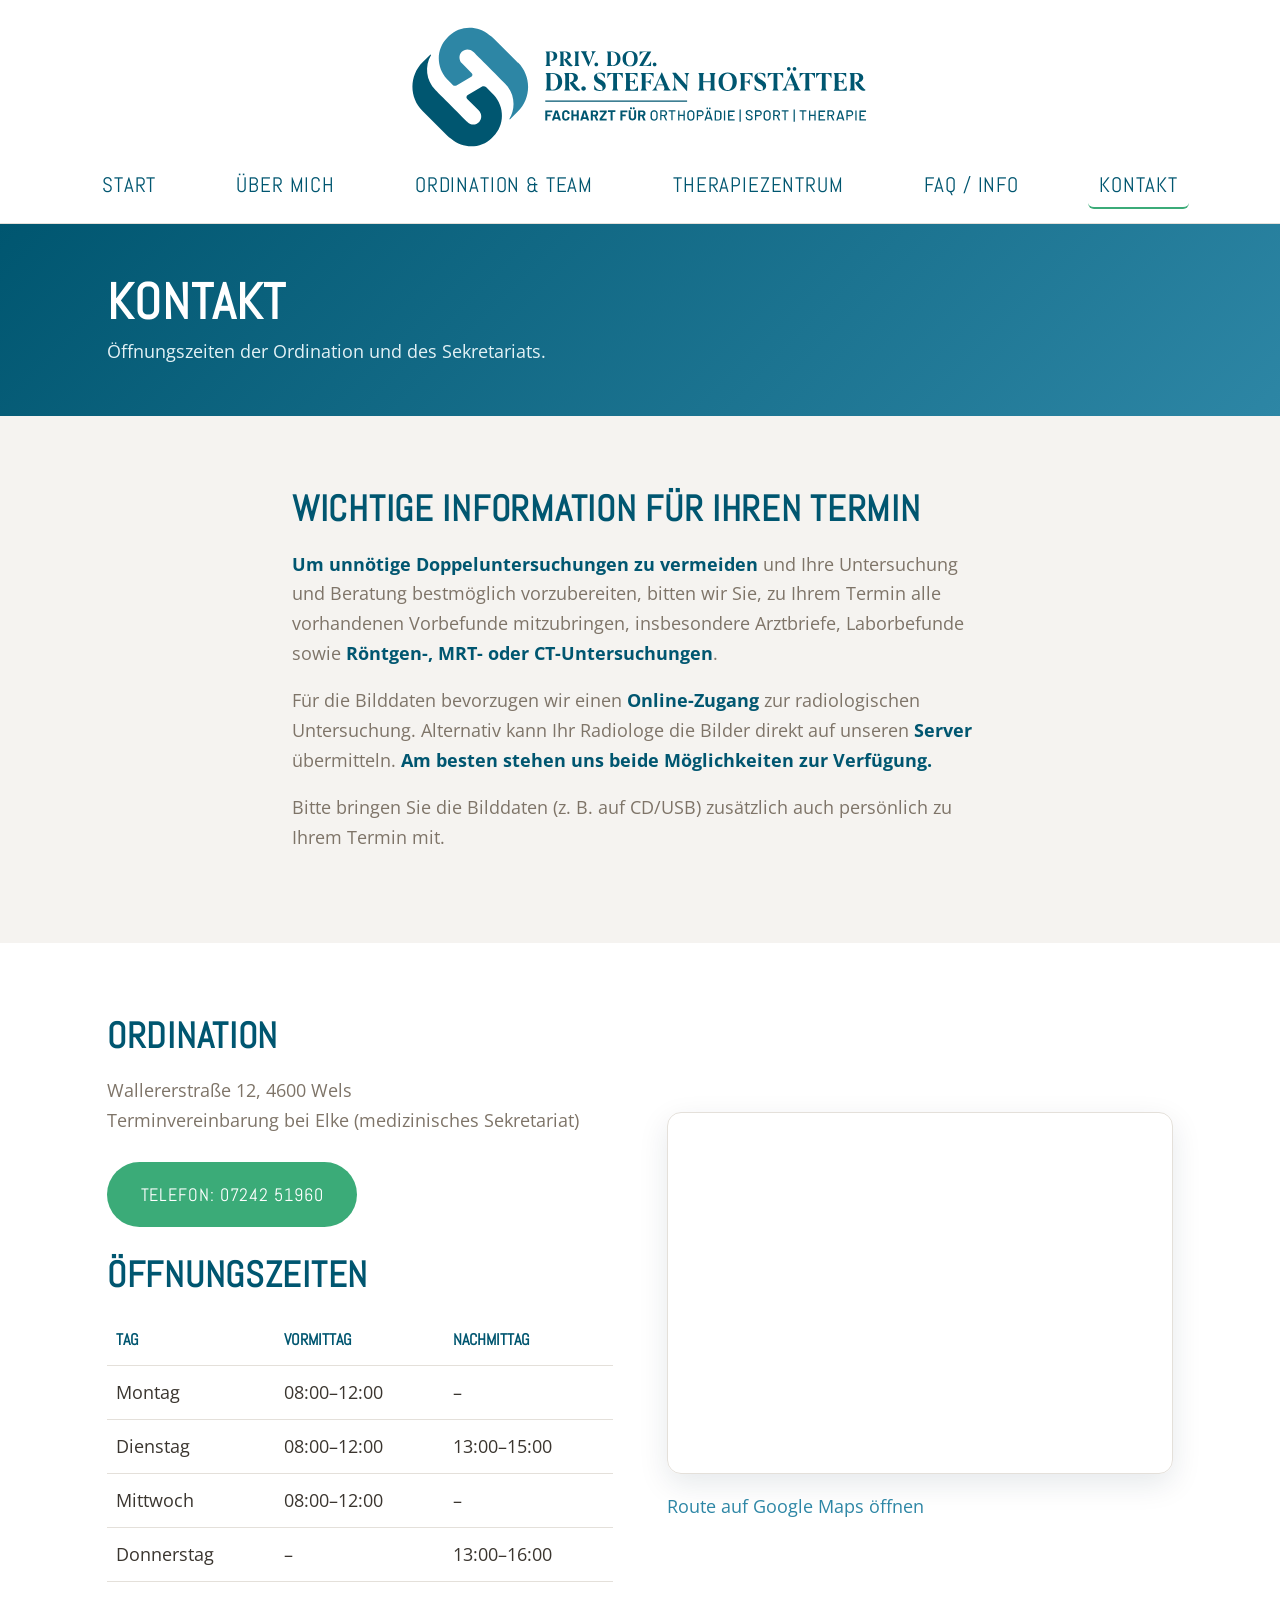
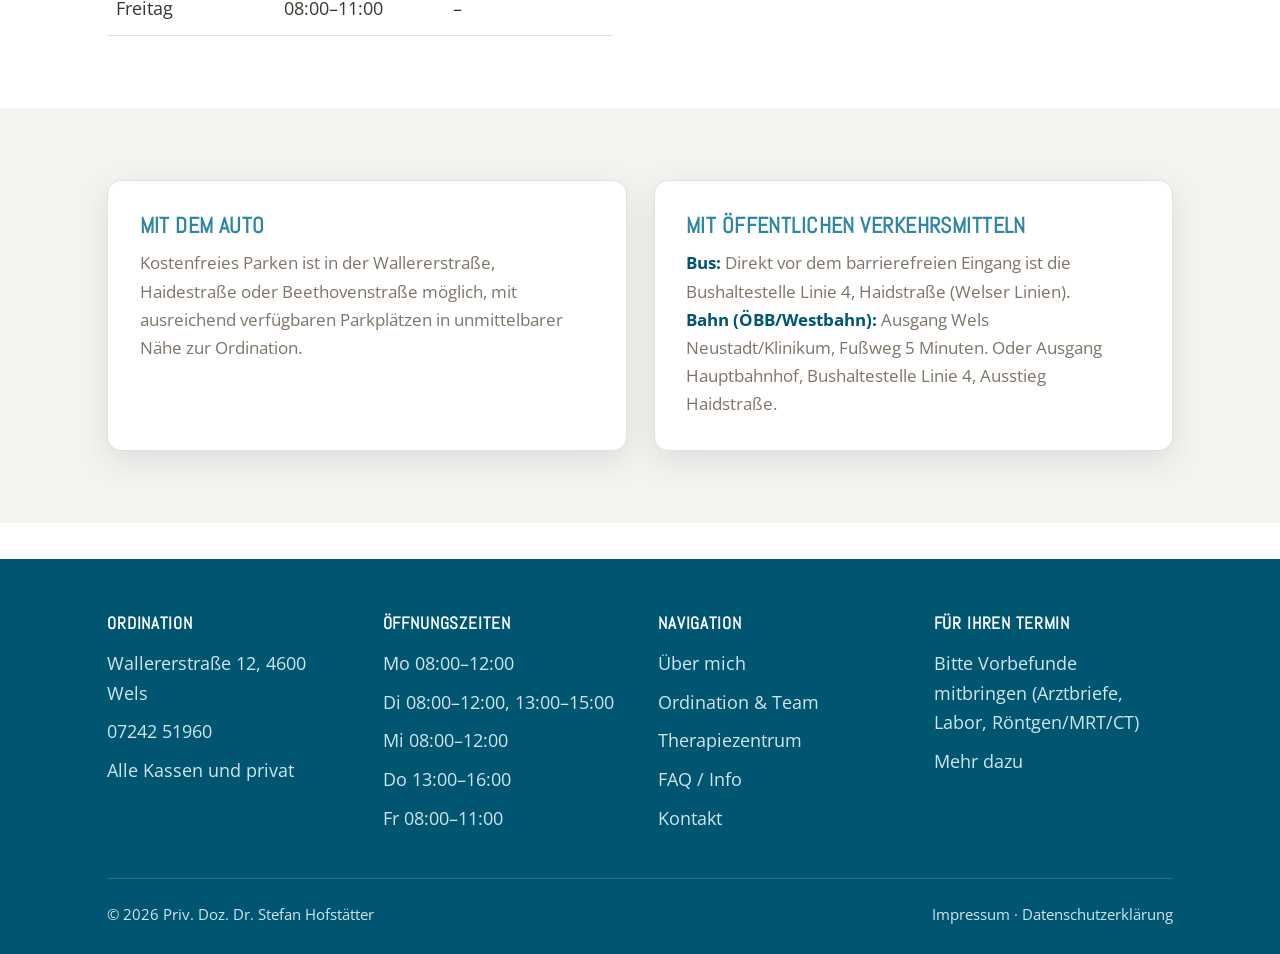
<file: kontakt.html>
<!DOCTYPE html>
<html lang="de">
<head>
<meta charset="UTF-8">
<meta name="viewport" content="width=device-width, initial-scale=1.0">
<title>Kontakt | Priv. Doz. Dr. Stefan Hofstätter</title>
<meta name="description" content="Kontakt und Öffnungszeiten der Ordination Wallererstraße 12, 4600 Wels. Terminvereinbarung unter 07242 51960.">
<link rel="preconnect" href="https://fonts.googleapis.com">
<link rel="preconnect" href="https://fonts.gstatic.com" crossorigin>
<link href="https://fonts.googleapis.com/css2?family=Abel&family=Open+Sans:wght@400;600;700;800&display=swap" rel="stylesheet">
<link rel="stylesheet" href="css/style.css?v=18">
</head>
<body>
<a class="skip-link" href="#main">Zum Inhalt springen</a>

<header class="site-header">
  <div class="container">
    <a class="logo-link" href="index.html"><img src="img/logo.svg" alt="Priv. Doz. Dr. Stefan Hofstätter – Facharzt für Orthopädie, Sport, Therapie"></a>
    <button class="nav-toggle" aria-label="Menü öffnen" aria-expanded="false" aria-controls="main-nav">
      <svg width="28" height="28" viewBox="0 0 24 24" fill="none" stroke="#005670" stroke-width="2" stroke-linecap="round"><line x1="3" y1="6" x2="21" y2="6"/><line x1="3" y1="12" x2="21" y2="12"/><line x1="3" y1="18" x2="21" y2="18"/></svg>
    </button>
    <nav class="main-nav" id="main-nav" aria-label="Hauptnavigation">
      <ul>
        <li><a href="index.html">Start</a></li>
        <li><a href="ueber-mich.html">Über mich</a></li>
        <li><a href="ordination.html">Ordination &amp; Team</a></li>
        <li><a href="therapiezentrum.html">Therapiezentrum</a></li>
        <li><a href="faq.html">FAQ / Info</a></li>
        <li><a href="kontakt.html" aria-current="page">Kontakt</a></li>
      </ul>
    </nav>
  </div>
</header>

<main id="main">

  <section class="page-hero">
    <div class="container">
      <h1>Kontakt</h1>
      <p>Öffnungszeiten der Ordination und des Sekretariats.</p>
    </div>
  </section>

  <section class="section section-alt" id="vorbefunde">
    <div class="container" style="max-width:75ch;">
      <h2>Wichtige Information für Ihren Termin</h2>
      <p><strong>Um unnötige Doppeluntersuchungen zu vermeiden</strong> und Ihre Untersuchung und Beratung bestmöglich vorzubereiten, bitten wir Sie, zu Ihrem Termin alle vorhandenen Vorbefunde mitzubringen, insbesondere Arztbriefe, Laborbefunde sowie <strong>Röntgen-, MRT- oder CT-Untersuchungen</strong>.</p>
      <p>Für die Bilddaten bevorzugen wir einen <strong>Online-Zugang</strong> zur radiologischen Untersuchung. Alternativ kann Ihr Radiologe die Bilder direkt auf unseren <strong>Server</strong> übermitteln. <strong>Am besten stehen uns beide Möglichkeiten zur Verfügung.</strong></p>
      <p>Bitte bringen Sie die Bilddaten (z.&nbsp;B. auf CD/USB) zusätzlich auch persönlich zu Ihrem Termin mit.</p>
    </div>
  </section>

  <section class="section">
    <div class="container two-col">
      <div>
        <h2>Ordination</h2>
        <p>Wallererstraße 12, 4600 Wels<br>
        Terminvereinbarung bei Elke (medizinisches Sekretariat)</p>
        <div class="btn-row" style="margin-bottom:1.5rem;">
          <a class="btn btn-primary" href="tel:+43724251960" style="color:#fff;">Telefon: 07242 51960</a>
        </div>

        <h2 style="margin-top:1rem;">Öffnungszeiten</h2>
        <table class="hours">
          <thead>
            <tr><th>Tag</th><th>Vormittag</th><th>Nachmittag</th></tr>
          </thead>
          <tbody>
            <tr><td>Montag</td><td>08:00–12:00</td><td>–</td></tr>
            <tr><td>Dienstag</td><td>08:00–12:00</td><td>13:00–15:00</td></tr>
            <tr><td>Mittwoch</td><td>08:00–12:00</td><td>–</td></tr>
            <tr><td>Donnerstag</td><td>–</td><td>13:00–16:00</td></tr>
            <tr><td>Freitag</td><td>08:00–11:00</td><td>–</td></tr>
          </tbody>
        </table>
      </div>
      <div>
        <div class="map-embed">
          <iframe src="https://www.google.com/maps?q=Wallererstra%C3%9Fe+12,+4600+Wels&output=embed" title="Lage der Ordination auf Google Maps" loading="lazy"></iframe>
        </div>
        <p style="margin-top:1rem;"><a href="https://www.google.com/maps/dir//Wallerer+Str.+12,+4600+Wels/" target="_blank" rel="noopener">Route auf Google Maps öffnen</a></p>
      </div>
    </div>
  </section>

  <section class="section section-alt">
    <div class="container">
      <div class="card-grid">
        <div class="card">
          <h3>Mit dem Auto</h3>
          <p>Kostenfreies Parken ist in der Wallererstraße, Haidestraße oder Beethovenstraße möglich, mit ausreichend verfügbaren Parkplätzen in unmittelbarer Nähe zur Ordination.</p>
        </div>
        <div class="card">
          <h3>Mit öffentlichen Verkehrsmitteln</h3>
          <p><strong>Bus:</strong> Direkt vor dem barrierefreien Eingang ist die Bushaltestelle Linie 4, Haidstraße (Welser Linien).</p>
          <p><strong>Bahn (ÖBB/Westbahn):</strong> Ausgang Wels Neustadt/Klinikum, Fußweg 5 Minuten. Oder Ausgang Hauptbahnhof, Bushaltestelle Linie 4, Ausstieg Haidstraße.</p>
        </div>
      </div>
    </div>
  </section>

</main>

<footer class="site-footer">
  <div class="container">
    <div class="footer-grid">
      <div>
        <h4>Ordination</h4>
        <ul>
          <li>Wallererstraße 12, 4600 Wels</li>
          <li><a href="tel:+43724251960">07242 51960</a></li>
          <li>Alle Kassen und privat</li>
        </ul>
      </div>
      <div>
        <h4>Öffnungszeiten</h4>
        <ul>
          <li>Mo 08:00–12:00</li>
          <li>Di 08:00–12:00, 13:00–15:00</li>
          <li>Mi 08:00–12:00</li>
          <li>Do 13:00–16:00</li>
          <li>Fr 08:00–11:00</li>
        </ul>
      </div>
      <div>
        <h4>Navigation</h4>
        <ul>
          <li><a href="ueber-mich.html">Über mich</a></li>
          <li><a href="ordination.html">Ordination &amp; Team</a></li>
          <li><a href="therapiezentrum.html">Therapiezentrum</a></li>
          <li><a href="faq.html">FAQ / Info</a></li>
          <li><a href="kontakt.html">Kontakt</a></li>
        </ul>
      </div>
      <div>
        <h4>Für Ihren Termin</h4>
        <ul>
          <li>Bitte Vorbefunde mitbringen (Arztbriefe, Labor, Röntgen/MRT/CT)</li>
          <li><a href="kontakt.html#vorbefunde">Mehr dazu</a></li>
        </ul>
      </div>
    </div>
    <div class="footer-bottom">
      <span>© <span id="year"></span> Priv. Doz. Dr. Stefan Hofstätter</span>
      <span><a href="impressum.html">Impressum</a> · <a href="datenschutz.html">Datenschutzerklärung</a></span>
    </div>
  </div>
</footer>
<script>document.getElementById("year").textContent = new Date().getFullYear();</script>
<script src="js/main.js"></script>
<script src="js/closure-notice.js"></script>
</body>
</html>
</file>
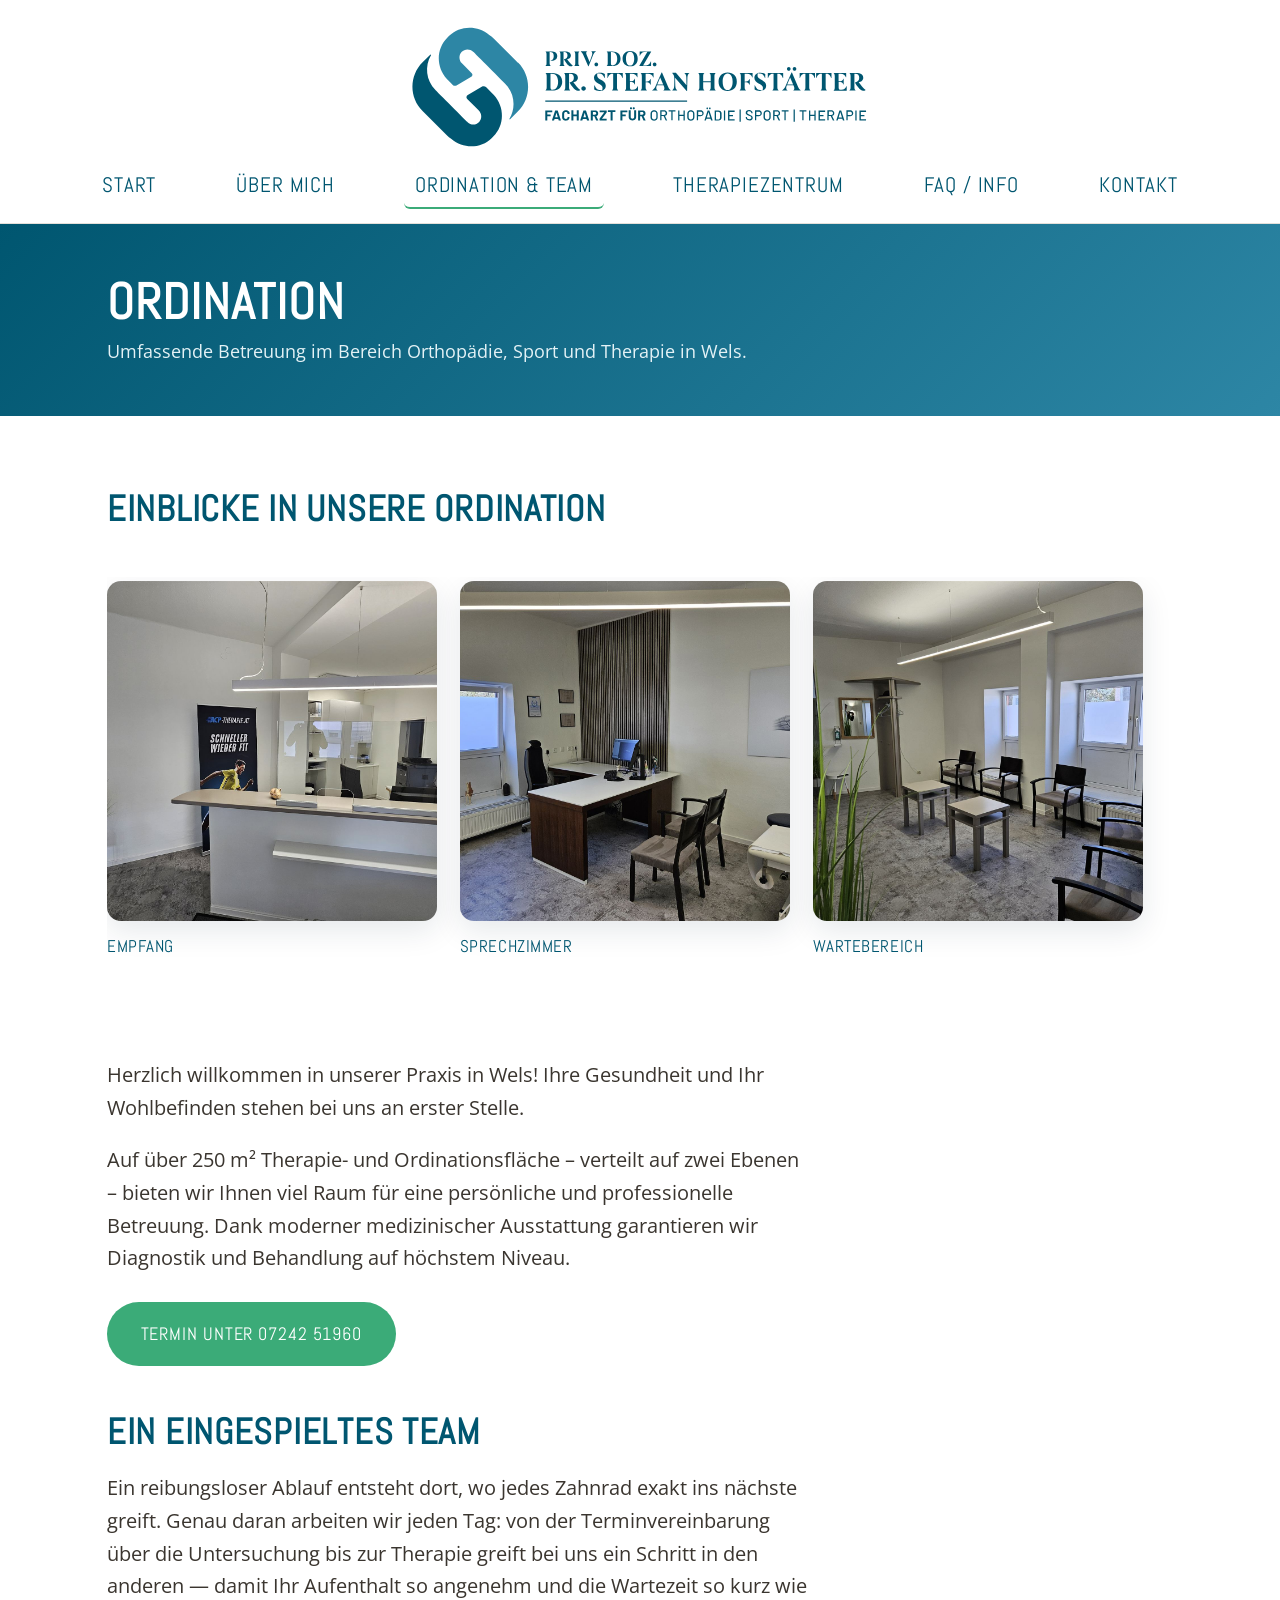
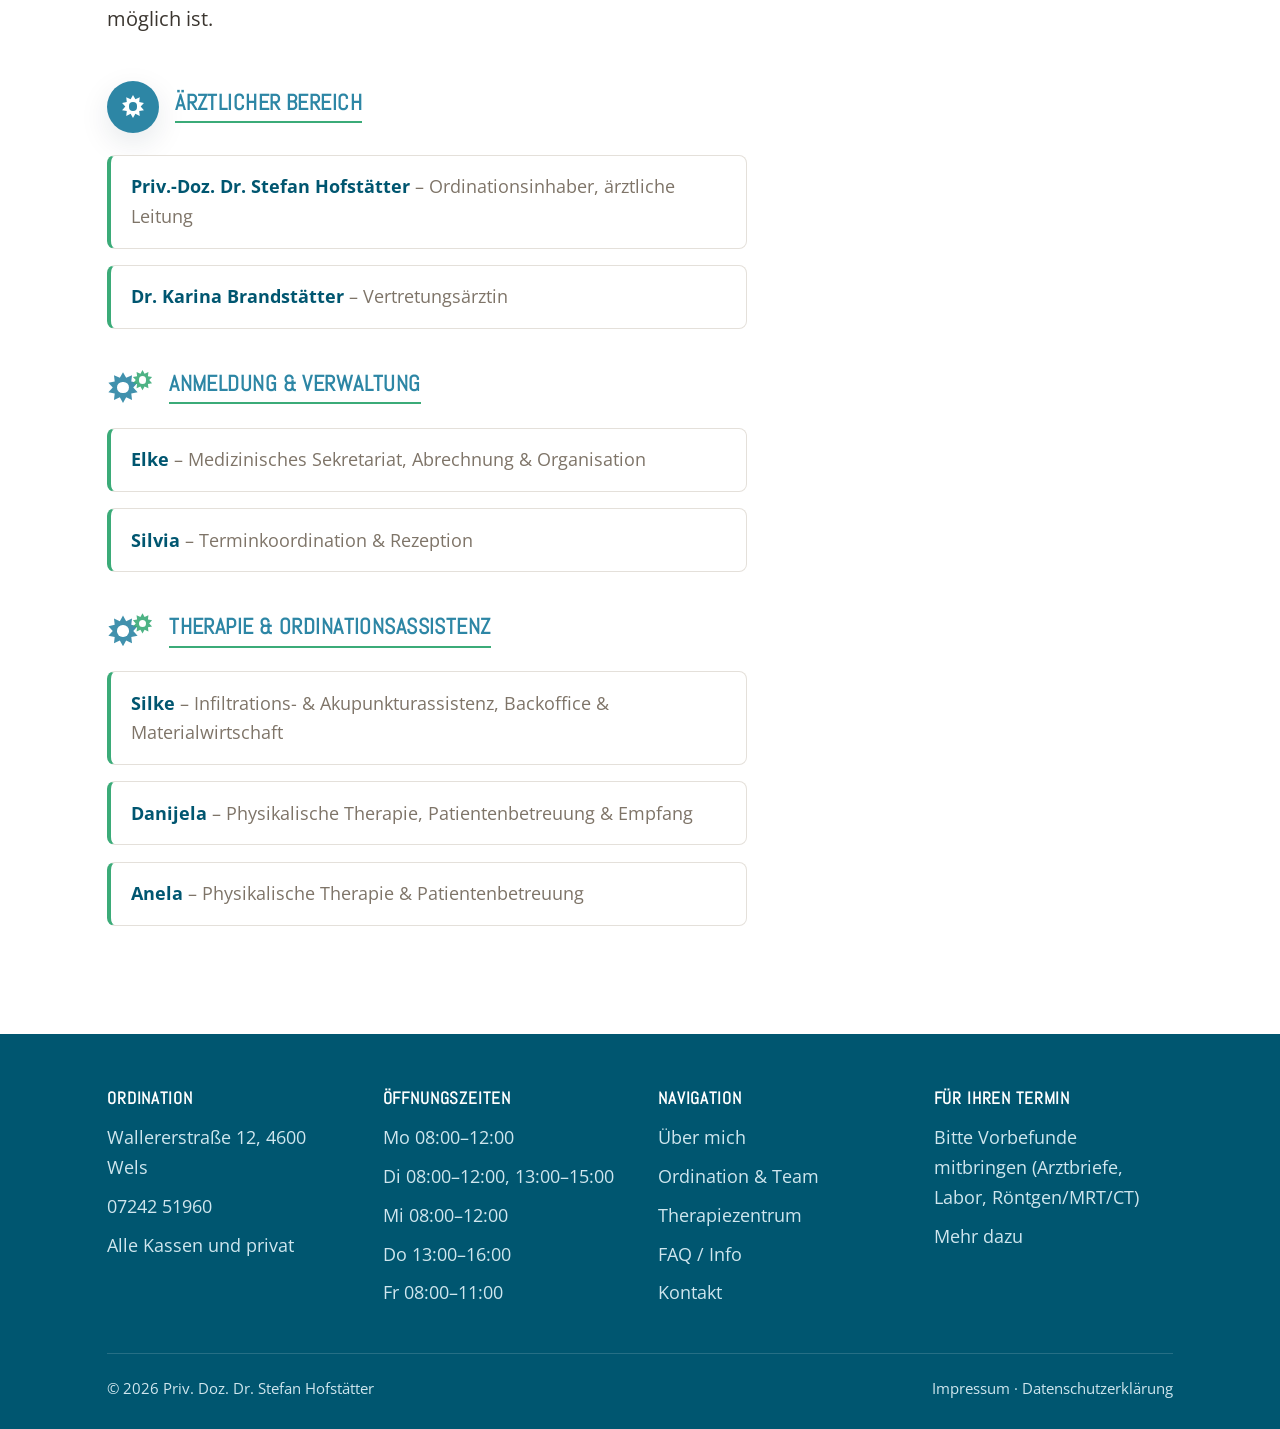
<file: ordination.html>
<!DOCTYPE html>
<html lang="de">
<head>
<meta charset="UTF-8">
<meta name="viewport" content="width=device-width, initial-scale=1.0">
<title>Ordination | Priv. Doz. Dr. Stefan Hofstätter</title>
<meta name="description" content="Ordination für Orthopädie in Wels, Wallererstraße 12. Alle Kassen und privat. Terminvereinbarung unter 07242 51960.">
<link rel="preconnect" href="https://fonts.googleapis.com">
<link rel="preconnect" href="https://fonts.gstatic.com" crossorigin>
<link href="https://fonts.googleapis.com/css2?family=Abel&family=Open+Sans:wght@400;600;700;800&display=swap" rel="stylesheet">
<link rel="stylesheet" href="css/style.css?v=18">
</head>
<body>
<a class="skip-link" href="#main">Zum Inhalt springen</a>

<header class="site-header">
  <div class="container">
    <a class="logo-link" href="index.html"><img src="img/logo.svg" alt="Priv. Doz. Dr. Stefan Hofstätter – Facharzt für Orthopädie, Sport, Therapie"></a>
    <button class="nav-toggle" aria-label="Menü öffnen" aria-expanded="false" aria-controls="main-nav">
      <svg width="28" height="28" viewBox="0 0 24 24" fill="none" stroke="#005670" stroke-width="2" stroke-linecap="round"><line x1="3" y1="6" x2="21" y2="6"/><line x1="3" y1="12" x2="21" y2="12"/><line x1="3" y1="18" x2="21" y2="18"/></svg>
    </button>
    <nav class="main-nav" id="main-nav" aria-label="Hauptnavigation">
      <ul>
        <li><a href="index.html">Start</a></li>
        <li><a href="ueber-mich.html">Über mich</a></li>
        <li><a href="ordination.html" aria-current="page">Ordination &amp; Team</a></li>
        <li><a href="therapiezentrum.html">Therapiezentrum</a></li>
        <li><a href="faq.html">FAQ / Info</a></li>
        <li><a href="kontakt.html">Kontakt</a></li>
      </ul>
    </nav>
  </div>
</header>

<main id="main">

  <section class="page-hero">
    <div class="container">
      <h1>Ordination</h1>
      <p>Umfassende Betreuung im Bereich Orthopädie, Sport und Therapie in Wels.</p>
    </div>
  </section>

  <section class="section" style="padding-bottom:0;">
    <div class="container">
      <div class="section-header">
        <h2>Einblicke in unsere Ordination</h2>
      </div>
    </div>
    <div class="container">
      <div class="gallery-scroll">
        <figure class="gallery-item">
          <img src="img/ordination-empfang.jpg" alt="Empfang der Ordination">
          <figcaption>Empfang</figcaption>
        </figure>
        <figure class="gallery-item">
          <img src="img/ordination-sprechzimmer.jpg" alt="Sprechzimmer der Ordination">
          <figcaption>Sprechzimmer</figcaption>
        </figure>
        <figure class="gallery-item">
          <img src="img/ordination-warteraum.jpg" alt="Wartebereich der Ordination">
          <figcaption>Wartebereich</figcaption>
        </figure>
      </div>
    </div>
  </section>

  <section class="section">
    <div class="container">
      <div class="section-header">
        <p style="font-size:1.1rem;color:var(--color-text);">Herzlich willkommen in unserer Praxis in Wels! Ihre Gesundheit und Ihr Wohlbefinden stehen bei uns an erster Stelle.</p>
        <p style="font-size:1.1rem;color:var(--color-text);">Auf über 250&nbsp;m² Therapie- und Ordinationsfläche – verteilt auf zwei Ebenen – bieten wir Ihnen viel Raum für eine persönliche und professionelle Betreuung. Dank moderner medizinischer Ausstattung garantieren wir Diagnostik und Behandlung auf höchstem Niveau.</p>
        <div class="btn-row">
          <a class="btn btn-primary" href="tel:+43724251960" style="color:#fff;">Termin unter 07242 51960</a>
          <a class="btn btn-outline" href="therapiezentrum.html">Unser Leistungsspektrum entdecken</a>
        </div>
      </div>

      <div class="section-header" style="margin-top:2.5rem;">
        <h2>Ein eingespieltes Team</h2>
        <p style="font-size:1.1rem;color:var(--color-text);">Ein reibungsloser Ablauf entsteht dort, wo jedes Zahnrad exakt ins nächste greift. Genau daran arbeiten wir jeden Tag: von der Terminvereinbarung über die Untersuchung bis zur Therapie greift bei uns ein Schritt in den anderen — damit Ihr Aufenthalt so angenehm und die Wartezeit so kurz wie möglich ist.</p>
      </div>

      <div class="team-gears">
        <div class="team-group">
          <div class="team-group-heading">
            <div class="team-icon" aria-hidden="true"><span class="gear-shape"></span></div>
            <h3>Ärztlicher Bereich</h3>
          </div>
          <ul class="focus-sublist">
            <li><strong>Priv.-Doz. Dr. Stefan Hofstätter</strong> – Ordinationsinhaber, ärztliche Leitung</li>
            <li><strong>Dr. Karina Brandstätter</strong> – Vertretungsärztin</li>
          </ul>
        </div>

        <div class="team-group">
          <div class="team-group-heading">
            <div class="gear-pair" aria-hidden="true"><span class="gear-shape gear-shape--big"></span><span class="gear-shape gear-shape--small"></span></div>
            <h3>Anmeldung &amp; Verwaltung</h3>
          </div>
          <ul class="focus-sublist">
            <li><strong>Elke</strong> – Medizinisches Sekretariat, Abrechnung &amp; Organisation</li>
            <li><strong>Silvia</strong> – Terminkoordination &amp; Rezeption</li>
          </ul>
        </div>

        <div class="team-group">
          <div class="team-group-heading">
            <div class="gear-pair" aria-hidden="true"><span class="gear-shape gear-shape--big"></span><span class="gear-shape gear-shape--small"></span></div>
            <h3>Therapie &amp; Ordinationsassistenz</h3>
          </div>
          <ul class="focus-sublist">
            <li><strong>Silke</strong> – Infiltrations- &amp; Akupunkturassistenz, Backoffice &amp; Materialwirtschaft</li>
            <li><strong>Danijela</strong> – Physikalische Therapie, Patientenbetreuung &amp; Empfang</li>
            <li><strong>Anela</strong> – Physikalische Therapie &amp; Patientenbetreuung</li>
          </ul>
        </div>
      </div>
    </div>
  </section>

</main>

<footer class="site-footer">
  <div class="container">
    <div class="footer-grid">
      <div>
        <h4>Ordination</h4>
        <ul>
          <li>Wallererstraße 12, 4600 Wels</li>
          <li><a href="tel:+43724251960">07242 51960</a></li>
          <li>Alle Kassen und privat</li>
        </ul>
      </div>
      <div>
        <h4>Öffnungszeiten</h4>
        <ul>
          <li>Mo 08:00–12:00</li>
          <li>Di 08:00–12:00, 13:00–15:00</li>
          <li>Mi 08:00–12:00</li>
          <li>Do 13:00–16:00</li>
          <li>Fr 08:00–11:00</li>
        </ul>
      </div>
      <div>
        <h4>Navigation</h4>
        <ul>
          <li><a href="ueber-mich.html">Über mich</a></li>
          <li><a href="ordination.html">Ordination &amp; Team</a></li>
          <li><a href="therapiezentrum.html">Therapiezentrum</a></li>
          <li><a href="faq.html">FAQ / Info</a></li>
          <li><a href="kontakt.html">Kontakt</a></li>
        </ul>
      </div>
      <div>
        <h4>Für Ihren Termin</h4>
        <ul>
          <li>Bitte Vorbefunde mitbringen (Arztbriefe, Labor, Röntgen/MRT/CT)</li>
          <li><a href="kontakt.html#vorbefunde">Mehr dazu</a></li>
        </ul>
      </div>
    </div>
    <div class="footer-bottom">
      <span>© <span id="year"></span> Priv. Doz. Dr. Stefan Hofstätter</span>
      <span><a href="impressum.html">Impressum</a> · <a href="datenschutz.html">Datenschutzerklärung</a></span>
    </div>
  </div>
</footer>
<script>document.getElementById("year").textContent = new Date().getFullYear();</script>
<script src="js/main.js"></script>
<script src="js/closure-notice.js"></script>
</body>
</html>
</file>
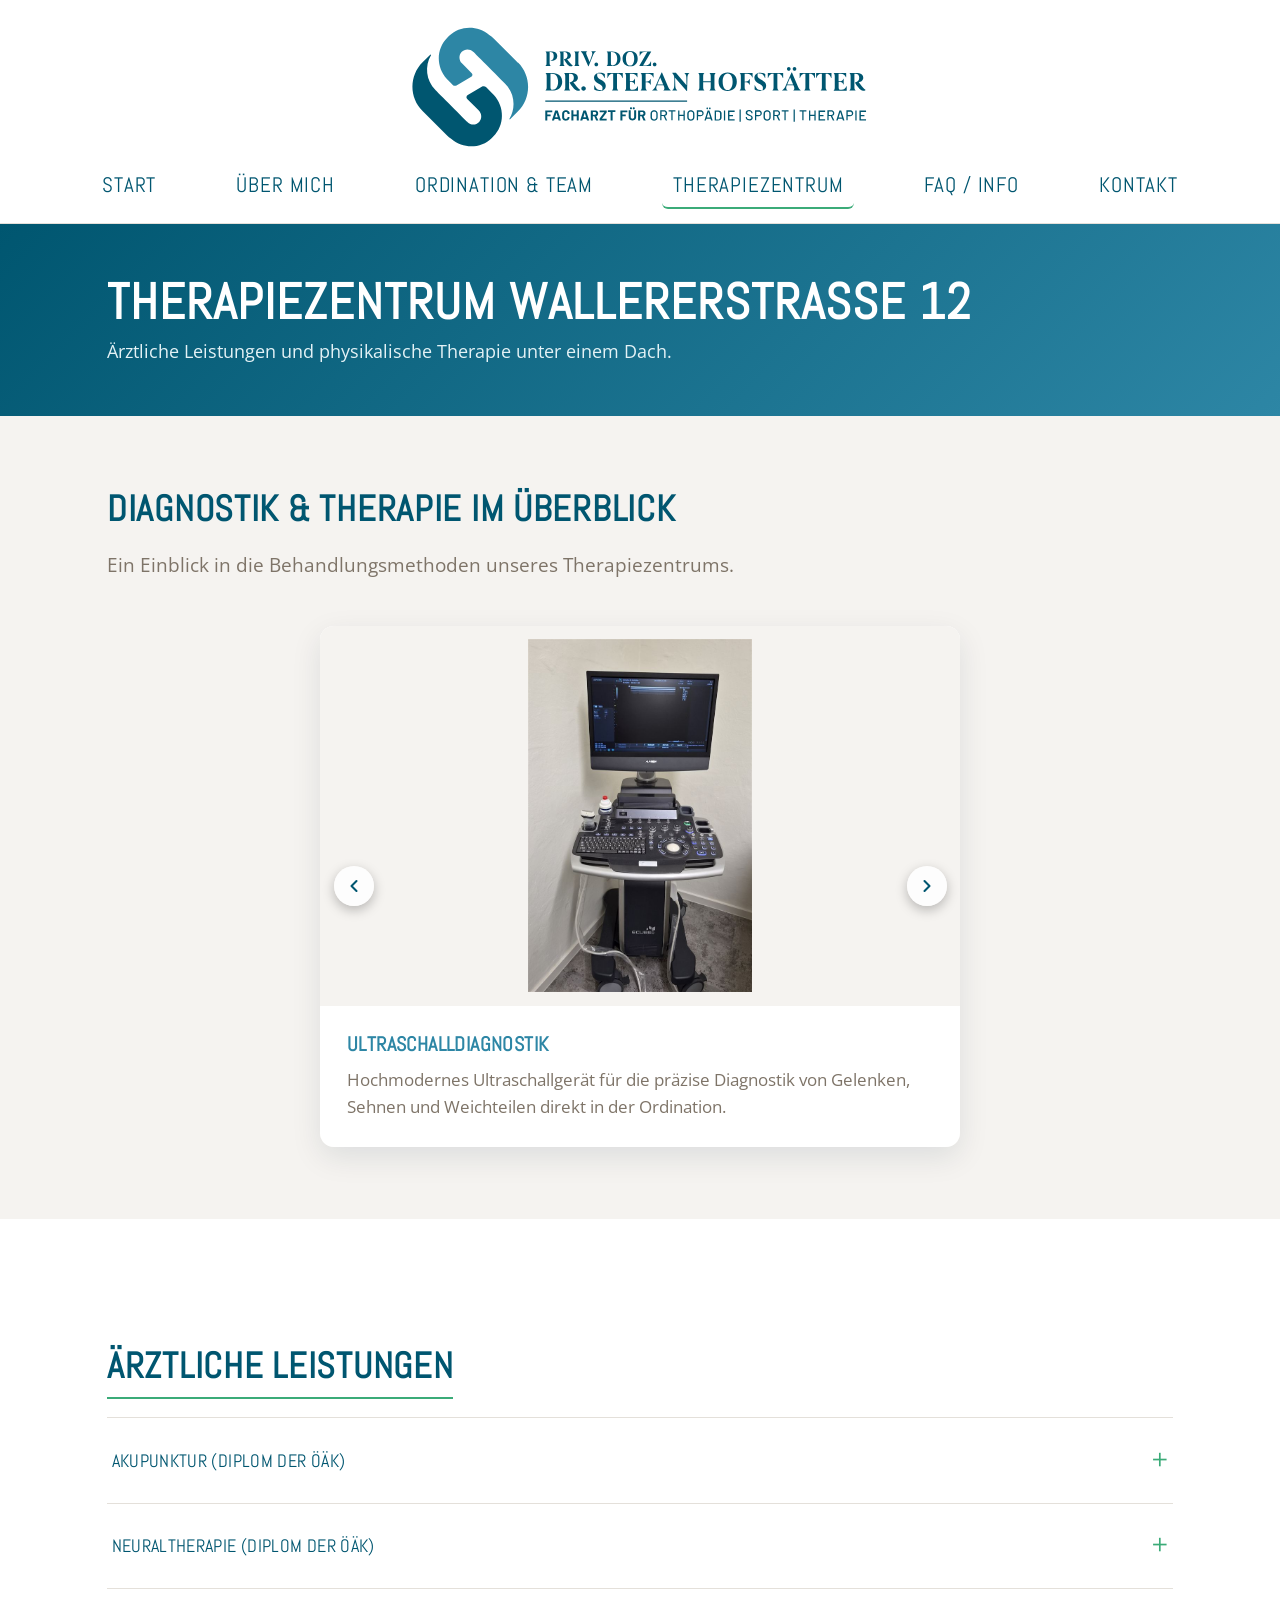
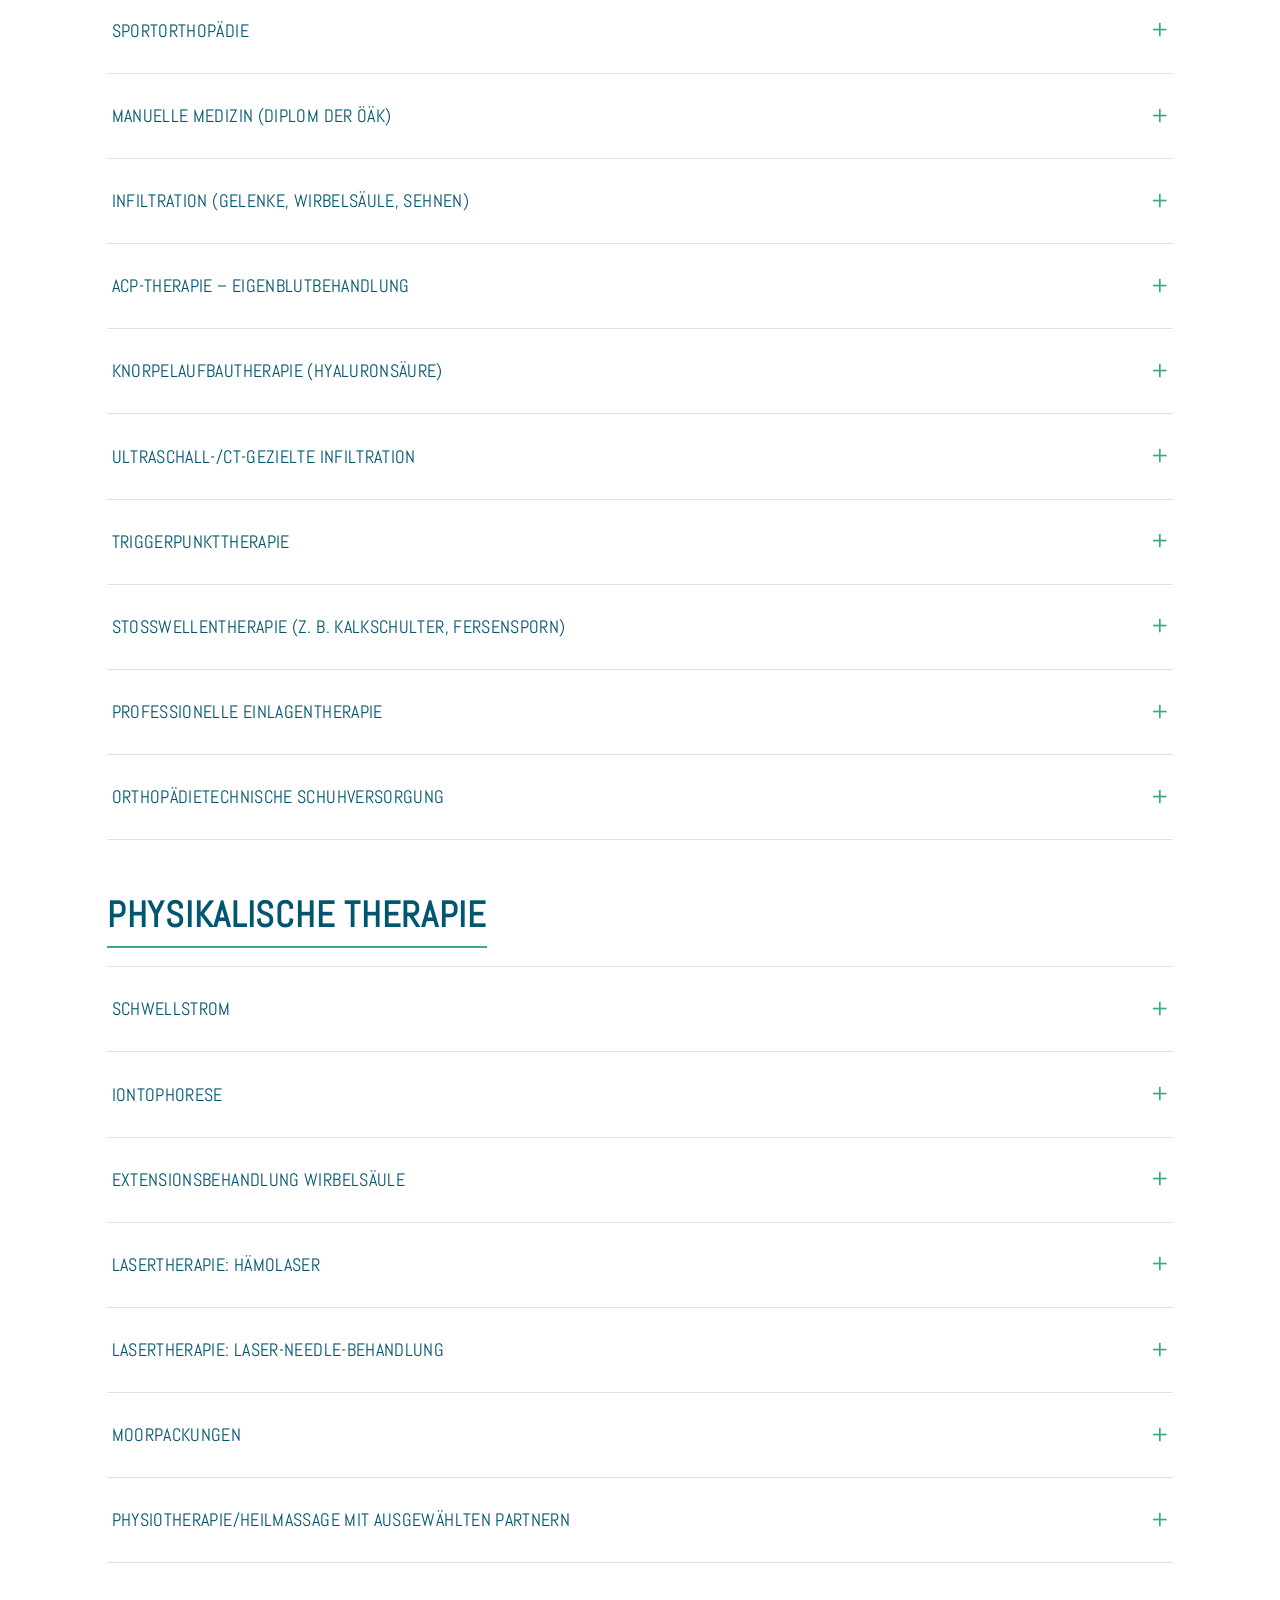
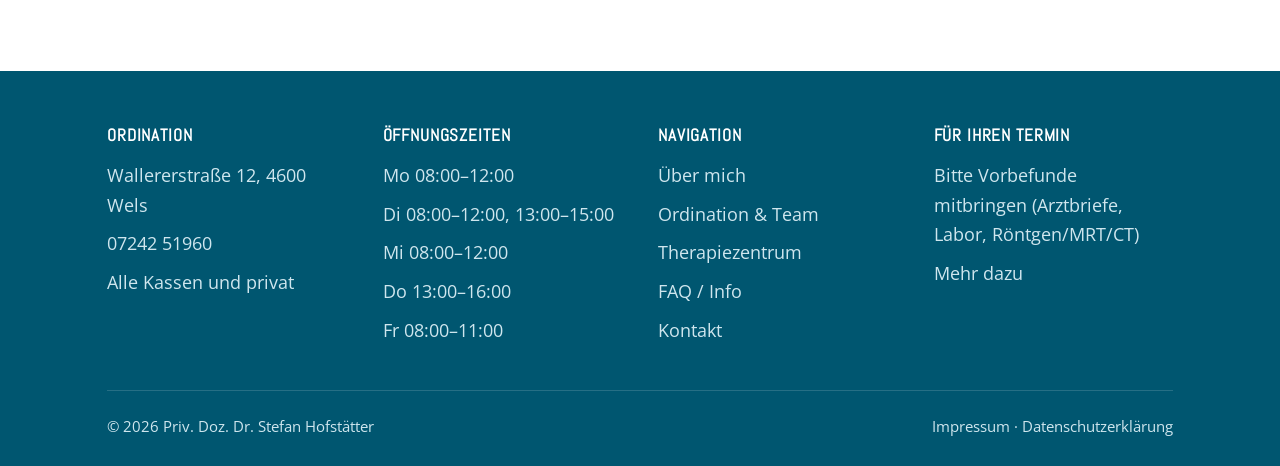
<file: therapiezentrum.html>
<!DOCTYPE html>
<html lang="de">
<head>
<meta charset="UTF-8">
<meta name="viewport" content="width=device-width, initial-scale=1.0">
<title>Therapiezentrum | Priv. Doz. Dr. Stefan Hofstätter</title>
<meta name="description" content="Therapiezentrum Wallererstraße 12, 4600 Wels: Akupunktur, Neuraltherapie, Stoßwellentherapie, ACP-Therapie, Lasertherapie und mehr.">
<link rel="preconnect" href="https://fonts.googleapis.com">
<link rel="preconnect" href="https://fonts.gstatic.com" crossorigin>
<link href="https://fonts.googleapis.com/css2?family=Abel&family=Open+Sans:wght@400;600;700;800&display=swap" rel="stylesheet">
<link rel="stylesheet" href="css/style.css?v=18">
</head>
<body>
<a class="skip-link" href="#main">Zum Inhalt springen</a>

<header class="site-header">
  <div class="container">
    <a class="logo-link" href="index.html"><img src="img/logo.svg" alt="Priv. Doz. Dr. Stefan Hofstätter – Facharzt für Orthopädie, Sport, Therapie"></a>
    <button class="nav-toggle" aria-label="Menü öffnen" aria-expanded="false" aria-controls="main-nav">
      <svg width="28" height="28" viewBox="0 0 24 24" fill="none" stroke="#005670" stroke-width="2" stroke-linecap="round"><line x1="3" y1="6" x2="21" y2="6"/><line x1="3" y1="12" x2="21" y2="12"/><line x1="3" y1="18" x2="21" y2="18"/></svg>
    </button>
    <nav class="main-nav" id="main-nav" aria-label="Hauptnavigation">
      <ul>
        <li><a href="index.html">Start</a></li>
        <li><a href="ueber-mich.html">Über mich</a></li>
        <li><a href="ordination.html">Ordination &amp; Team</a></li>
        <li><a href="therapiezentrum.html" aria-current="page">Therapiezentrum</a></li>
        <li><a href="faq.html">FAQ / Info</a></li>
        <li><a href="kontakt.html">Kontakt</a></li>
      </ul>
    </nav>
  </div>
</header>

<main id="main">

  <section class="page-hero">
    <div class="container">
      <h1>Therapiezentrum Wallererstraße 12</h1>
      <p>Ärztliche Leistungen und physikalische Therapie unter einem Dach.</p>
    </div>
  </section>

  <section class="section section-alt">
    <div class="container">
      <div class="section-header">
        <h2>Diagnostik &amp; Therapie im Überblick</h2>
        <p>Ein Einblick in die Behandlungsmethoden unseres Therapiezentrums.</p>
      </div>
      <div class="therapy-carousel-wrap">
        <div class="therapy-carousel" id="therapyScroll">
          <div class="therapy-slide">
            <img class="therapy-slide-img-contain" src="img/therapie-ultraschallgeraet.jpg" alt="Ultraschallgerät Alpinion ECUBE 8 in der Ordination">
            <div class="therapy-slide-body">
              <h3>Ultraschalldiagnostik</h3>
              <p>Hochmodernes Ultraschallgerät für die präzise Diagnostik von Gelenken, Sehnen und Weichteilen direkt in der Ordination.</p>
            </div>
          </div>
          <div class="therapy-slide">
            <img src="img/therapie-einlagen.jpg" alt="Individuell gefertigte orthopädische Einlagen">
            <div class="therapy-slide-body">
              <h3>Einlagenversorgung</h3>
              <p>Individuell angepasste Einlagen zur Korrektur von Fußfehlstellungen und Schmerzlinderung.</p>
            </div>
          </div>
          <div class="therapy-slide">
            <img class="therapy-slide-img-contain" src="img/therapie-strom.jpg" alt="Elektrotherapie mit Schwellstromgerät">
            <div class="therapy-slide-body">
              <h3>Elektrotherapie (Schwellstrom)</h3>
              <p>Niederfrequenter elektrischer Strom zur Schmerzlinderung und Förderung der Durchblutung.</p>
            </div>
          </div>
          <div class="therapy-slide">
            <img src="img/therapie-akupunktur.jpg" alt="Akupunkturpunkte am Rücken">
            <div class="therapy-slide-body">
              <h3>Akupunktur</h3>
              <p>Dünne Nadeln an spezifischen Körperpunkten regulieren das Qi und lindern Schmerzen.</p>
            </div>
          </div>
          <div class="therapy-slide">
            <img src="img/therapie-laser-achilles.jpg" alt="Laserneedle-Behandlung an der Achillessehne">
            <div class="therapy-slide-body">
              <h3>Laserneedle – Achillessehne</h3>
              <p>Schonende Kaltlasertherapie zur Schmerzlinderung und beschleunigten Heilung, z.&nbsp;B. bei Achillodynie.</p>
            </div>
          </div>
          <div class="therapy-slide">
            <img src="img/therapie-laser-hand.jpg" alt="Laserneedle-Behandlung an den Fingergelenken">
            <div class="therapy-slide-body">
              <h3>Laserneedle – Fingergelenke</h3>
              <p>Nicht-invasive Lasertherapie zur Entzündungshemmung und Regeneration an kleinen Gelenken.</p>
            </div>
          </div>
          <div class="therapy-slide">
            <img src="img/therapie-acp-spritze.jpg" alt="ACP-Eigenblutkonzentrat in der Spritze">
            <div class="therapy-slide-body">
              <h3>ACP-Therapie – Eigenblutkonzentrat</h3>
              <p>Nach der Zentrifugation wird die wachstumsfaktorreiche Plasmaphase für die Injektion aufbereitet.</p>
            </div>
          </div>
          <div class="therapy-slide">
            <img src="img/therapie-acp-zentrifuge.jpg" alt="Zentrifuge für die ACP-Eigenbluttherapie">
            <div class="therapy-slide-body">
              <h3>ACP-Therapie – Zentrifugation</h3>
              <p>Ihr Blut wird direkt in der Ordination zentrifugiert, um die regenerative Plasmaphase zu gewinnen.</p>
            </div>
          </div>
          <div class="therapy-slide">
            <img src="img/therapie-stosswelle.jpg" alt="Stoßwellentherapie am Fersensporn">
            <div class="therapy-slide-body">
              <h3>Stoßwellentherapie – Fersensporn</h3>
              <p>Hochenergetische akustische Wellen regen die Heilung bei Fersensporn und Sehnenreizungen an.</p>
            </div>
          </div>
          <div class="therapy-slide">
            <img src="img/therapie-stosswelle-schulter.jpg" alt="Stoßwellentherapie bei Kalkschulter">
            <div class="therapy-slide-body">
              <h3>Stoßwellentherapie – Kalkschulter</h3>
              <p>Gezielte Behandlung von Kalkablagerungen und schmerzhaften Verspannungen im Schulterbereich.</p>
            </div>
          </div>
        </div>
        <button type="button" class="logo-nav-btn logo-nav-prev" aria-label="Vorheriges Bild">
          <svg width="20" height="20" viewBox="0 0 24 24" fill="none" stroke="currentColor" stroke-width="2.5" stroke-linecap="round" stroke-linejoin="round"><polyline points="15 18 9 12 15 6"/></svg>
        </button>
        <button type="button" class="logo-nav-btn logo-nav-next" aria-label="Nächstes Bild">
          <svg width="20" height="20" viewBox="0 0 24 24" fill="none" stroke="currentColor" stroke-width="2.5" stroke-linecap="round" stroke-linejoin="round"><polyline points="9 18 15 12 9 6"/></svg>
        </button>
        <div class="logo-dots">
          <button type="button" class="logo-dot is-active" aria-label="Bild 1"></button>
          <button type="button" class="logo-dot" aria-label="Bild 2"></button>
          <button type="button" class="logo-dot" aria-label="Bild 3"></button>
          <button type="button" class="logo-dot" aria-label="Bild 4"></button>
          <button type="button" class="logo-dot" aria-label="Bild 5"></button>
          <button type="button" class="logo-dot" aria-label="Bild 6"></button>
          <button type="button" class="logo-dot" aria-label="Bild 7"></button>
          <button type="button" class="logo-dot" aria-label="Bild 8"></button>
          <button type="button" class="logo-dot" aria-label="Bild 9"></button>
          <button type="button" class="logo-dot" aria-label="Bild 10"></button>
        </div>
      </div>
    </div>
  </section>

  <section class="section">
    <div class="container">

      <h2 class="service-group-title">Ärztliche Leistungen</h2>
      <div class="service-list">

        <details class="service-item">
          <summary>Akupunktur (Diplom der ÖÄK)</summary>
          <p>Traditionelle chinesische Therapiemethode, bei der dünnen Nadeln an spezifischen Punkten des Körpers platziert werden, um das Qi zu regulieren, Schmerzen zu lindern und das allgemeine Wohlbefinden zu fördern.</p>
        </details>

        <details class="service-item">
          <summary>Neuraltherapie (Diplom der ÖÄK)</summary>
          <p>Nebenwirkungsfreie Schmerztherapie (kein Kortison). Lokalanästhetika werden in spezifische Körperstellen injiziert, um Schmerzen zu lindern und gestörte Körperfunktionen zu normalisieren.</p>
        </details>

        <details class="service-item">
          <summary>Sportorthopädie</summary>
          <p>Diagnose, Behandlung und Prävention von Verletzungen und Erkrankungen des Bewegungsapparats bei Sportlerinnen und Sportlern.</p>
        </details>

        <details class="service-item">
          <summary>Manuelle Medizin (Diplom der ÖÄK)</summary>
          <p>Durch gezielte Handgriffe und Mobilisationstechniken werden Funktionsstörungen des Bewegungsapparats diagnostiziert und behandelt.</p>
        </details>

        <details class="service-item">
          <summary>Infiltration (Gelenke, Wirbelsäule, Sehnen)</summary>
          <p>Medikamente (Cortison/Lokalanästhesie) werden direkt in oder um ein betroffenes Gelenk oder Gewebe injiziert, um Schmerzen zu lindern und Entzündungen zu reduzieren.</p>
        </details>

        <details class="service-item">
          <summary>ACP-Therapie – Eigenblutbehandlung</summary>
          <p>Die ACP-Therapie (Autologes Conditioniertes Plasma) fördert die Heilung und reduziert Entzündungen durch Injektion von konzentriertem Eigenblutplasma in verletztes Gewebe. Nach Entnahme und Zentrifugation von etwa 15&nbsp;ml Blut wird die wachstumsfaktorreiche Phase ohne weitere Zusätze zur Regeneration von Knorpel oder Gewebe injiziert. Typischerweise werden drei bis fünf Injektionen empfohlen.</p>
          <ul>
            <li>Arthrosen der großen Gelenke</li>
            <li>Sportverletzungen wie Muskel- und Sehnenverletzungen</li>
            <li>Sehnenansatzprobleme, z.&nbsp;B. Tennisellenbogen</li>
          </ul>
        </details>

        <details class="service-item">
          <summary>Knorpelaufbautherapie (Hyaluronsäure)</summary>
          <p>Verbessert die Gelenkfunktion, verringert Entzündungen und lindert Schmerzen bei Arthrose.</p>
        </details>

        <details class="service-item">
          <summary>Ultraschall-/CT-gezielte Infiltration</summary>
          <p>Präzise Platzierung von Injektionen zur Schmerzlinderung oder Entzündungshemmung unter Bildgebungskontrolle, in Kooperation mit Radiologen.</p>
        </details>

        <details class="service-item">
          <summary>Triggerpunkttherapie</summary>
          <p>Schmerzhafte und verspannte Muskelknoten (Triggerpunkte) werden durch gezielte Druckausübung (manuell/Stoßwelle), Injektionen oder Akupunktur gelockert.</p>
        </details>

        <details class="service-item">
          <summary>Stoßwellentherapie (z.&nbsp;B. Kalkschulter, Fersensporn)</summary>
          <p>Hochenergetische akustische Wellen werden gezielt auf Körperstellen gerichtet, um Schmerzen zu lindern und die Heilung von Sehnen-, Knochen- oder Muskelgewebeschäden zu fördern. Besonders effektiv bei Kalkschulter, Tennisellbogen, Muskelverletzungen, Sehnenansatzveränderungen, Achillessehnenschmerzen und Patellaspitzensyndrom.</p>
        </details>

        <details class="service-item">
          <summary>Professionelle Einlagentherapie</summary>
          <p>Individuell angepasste Einlagen korrigieren Fußfehlstellungen, lindern Schmerzen und verbessern die Funktion des Bewegungsapparats. Häufige Fragen zu Kosten und Erneuerung finden Sie in unseren <a href="faq.html#einlagen">FAQs</a>.</p>
        </details>

        <details class="service-item">
          <summary>Orthopädietechnische Schuhversorgung</summary>
          <p>Anpassung spezieller Schuhe für individuelle orthopädische Bedürfnisse zur Verbesserung von Komfort, Schmerzlinderung und Bewegungsfreiheit.</p>
        </details>

      </div>

      <h2 class="service-group-title">Physikalische Therapie</h2>
      <div class="service-list">

        <details class="service-item">
          <summary>Schwellstrom</summary>
          <p>Niederfrequenter elektrischer Strom zur Schmerzlinderung und Förderung der Durchblutung und Rehabilitation.</p>
        </details>

        <details class="service-item">
          <summary>Iontophorese</summary>
          <p>Elektrischer Strom transportiert Medikamente durch die Haut, um lokale Entzündungen zu reduzieren oder Schmerzen zu lindern.</p>
        </details>

        <details class="service-item">
          <summary>Extensionsbehandlung Wirbelsäule</summary>
          <p>Zugkräfte vergrößern die Zwischenwirbelräume und reduzieren den Druck auf Nervenwurzeln und Bandscheiben.</p>
        </details>

        <details class="service-item">
          <summary>Lasertherapie: Hämolaser</summary>
          <p>Nicht-invasive Low-Level-Lasertherapie zur Schmerzlinderung, Entzündungsreduktion und Regeneration.</p>
        </details>

        <details class="service-item">
          <summary>Lasertherapie: Laser-Needle-Behandlung</summary>
          <p>Schonendes Heilverfahren mit schwachen Laserstrahlen zur Schmerzlinderung, Entzündungshemmung und beschleunigten Regeneration – ohne Eingriff in den Körper.</p>
        </details>

        <details class="service-item">
          <summary>Moorpackungen</summary>
          <p>Warme oder kalte Moorpackungen lindern Schmerzen, fördern die Durchblutung und lockern Muskelverspannungen.</p>
        </details>

        <details class="service-item">
          <summary>Physiotherapie/Heilmassage mit ausgewählten Partnern</summary>
          <p>In Zusammenarbeit mit spezialisierten Fachkräften und Einrichtungen für eine umfassende, qualitativ hochwertige Versorgung.</p>
          <p style="margin-top:0.75rem;"><strong>Physiotherapie Valentin Hofer, BSc</strong><br>
          Wallerer-Straße 10, 4600 Wels (Eingang links neben KTM-Braumandl, im Gebäude der HNO-Praxis Dr. Hofstätter)<br>
          <a href="mailto:physiotherapie.hofer@gmx.at">physiotherapie.hofer@gmx.at</a> · <a href="tel:+436608671685">+43 660 8671685</a> · <a href="https://www.hv-physio.at" target="_blank" rel="noopener">www.hv-physio.at</a></p>
        </details>

      </div>
    </div>
  </section>

</main>

<footer class="site-footer">
  <div class="container">
    <div class="footer-grid">
      <div>
        <h4>Ordination</h4>
        <ul>
          <li>Wallererstraße 12, 4600 Wels</li>
          <li><a href="tel:+43724251960">07242 51960</a></li>
          <li>Alle Kassen und privat</li>
        </ul>
      </div>
      <div>
        <h4>Öffnungszeiten</h4>
        <ul>
          <li>Mo 08:00–12:00</li>
          <li>Di 08:00–12:00, 13:00–15:00</li>
          <li>Mi 08:00–12:00</li>
          <li>Do 13:00–16:00</li>
          <li>Fr 08:00–11:00</li>
        </ul>
      </div>
      <div>
        <h4>Navigation</h4>
        <ul>
          <li><a href="ueber-mich.html">Über mich</a></li>
          <li><a href="ordination.html">Ordination &amp; Team</a></li>
          <li><a href="therapiezentrum.html">Therapiezentrum</a></li>
          <li><a href="faq.html">FAQ / Info</a></li>
          <li><a href="kontakt.html">Kontakt</a></li>
        </ul>
      </div>
      <div>
        <h4>Für Ihren Termin</h4>
        <ul>
          <li>Bitte Vorbefunde mitbringen (Arztbriefe, Labor, Röntgen/MRT/CT)</li>
          <li><a href="kontakt.html#vorbefunde">Mehr dazu</a></li>
        </ul>
      </div>
    </div>
    <div class="footer-bottom">
      <span>© <span id="year"></span> Priv. Doz. Dr. Stefan Hofstätter</span>
      <span><a href="impressum.html">Impressum</a> · <a href="datenschutz.html">Datenschutzerklärung</a></span>
    </div>
  </div>
</footer>
<script>document.getElementById("year").textContent = new Date().getFullYear();</script>
<script src="js/main.js"></script>
<script src="js/therapy-carousel.js"></script>
<script src="js/closure-notice.js"></script>
</body>
</html>
</file>
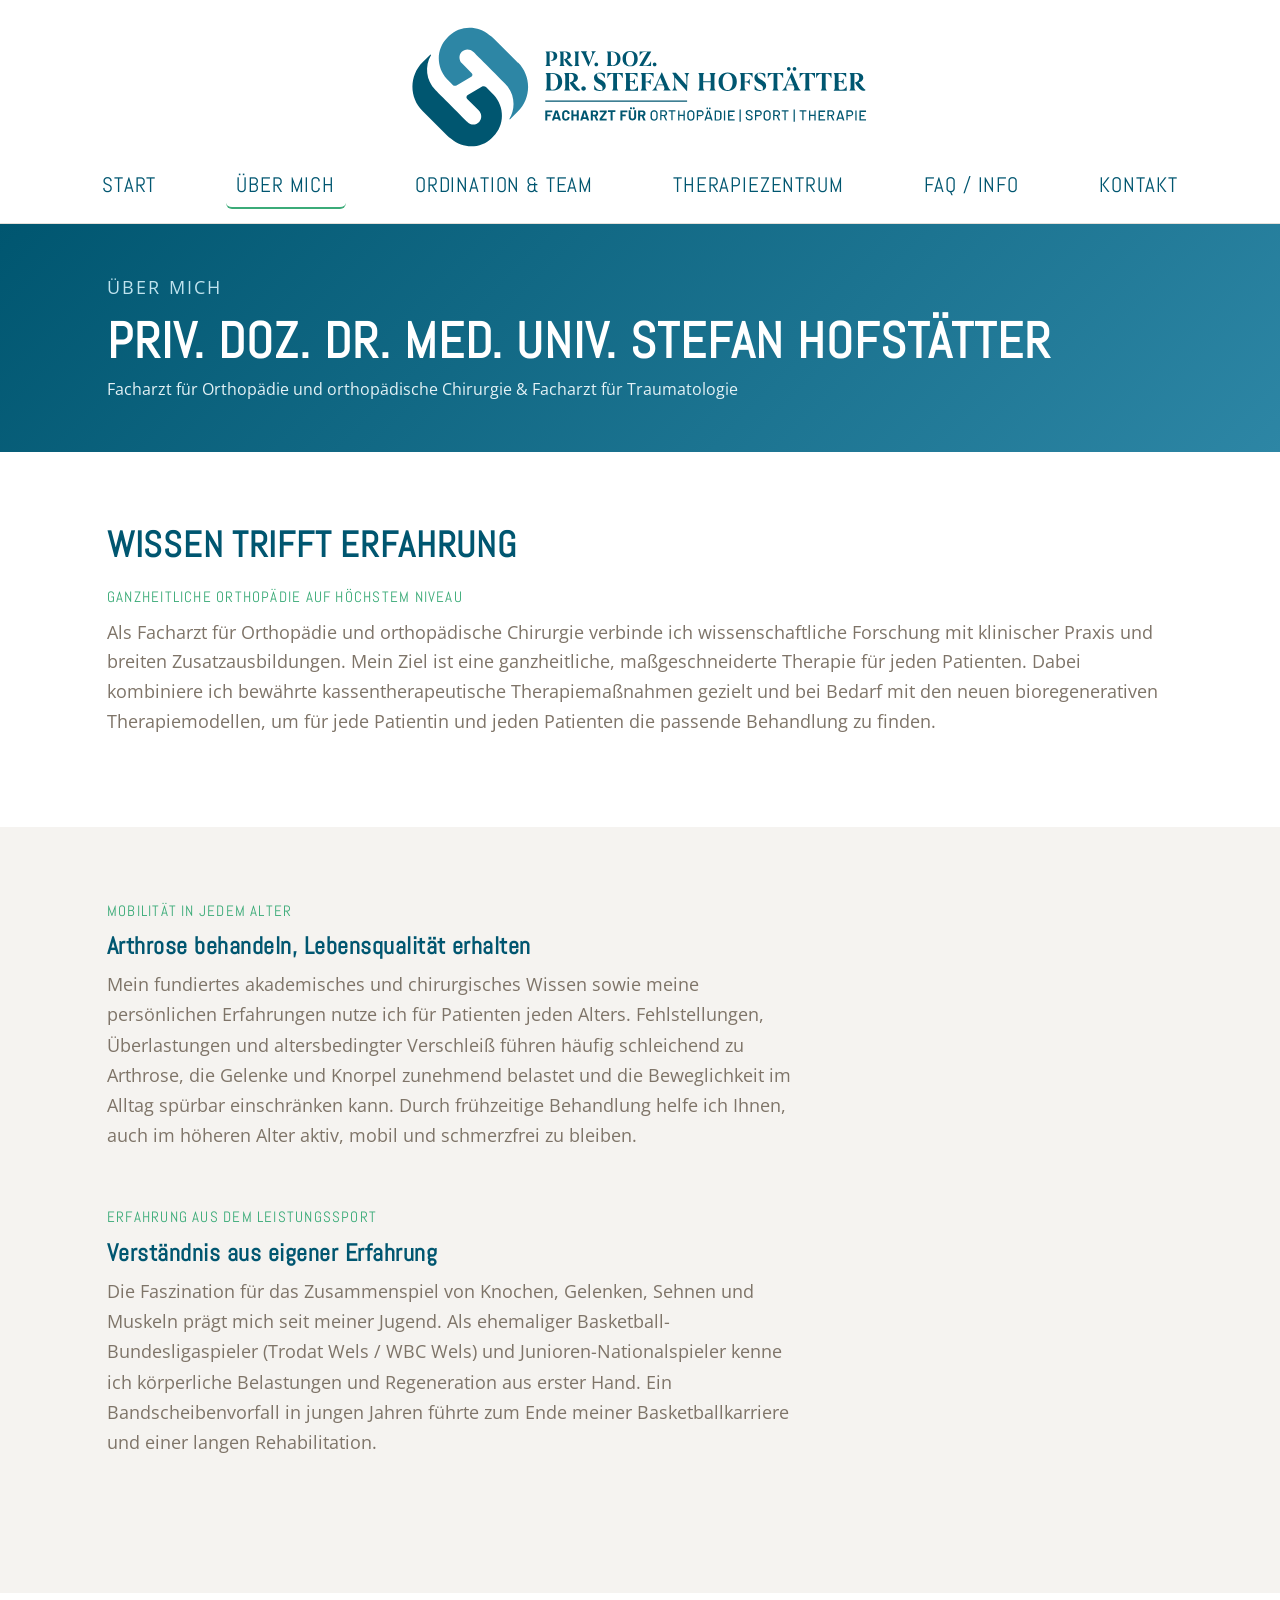
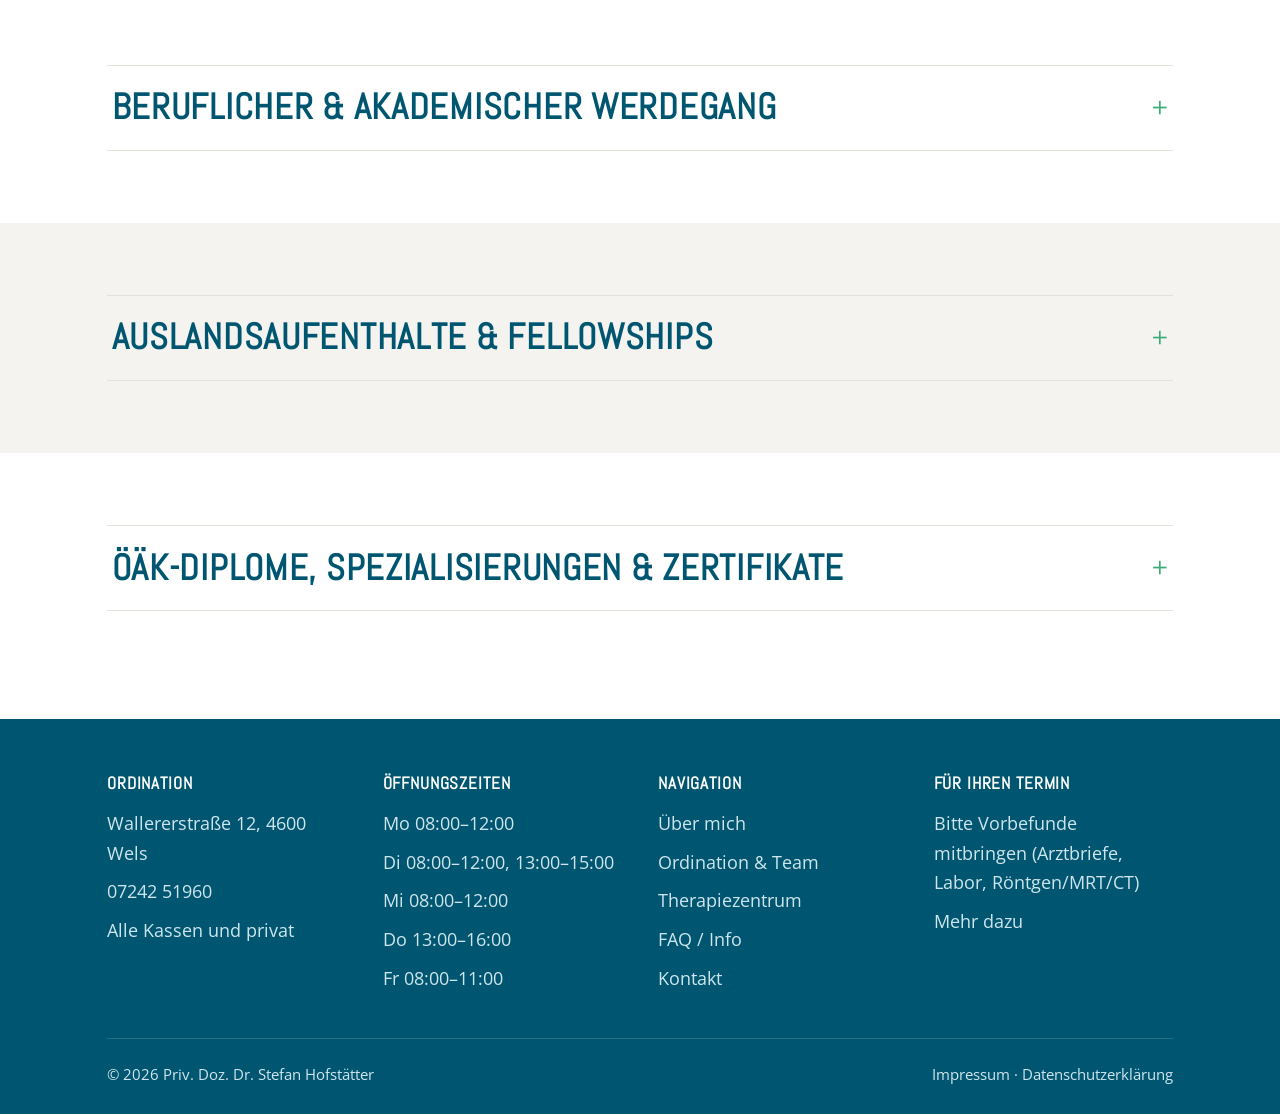
<file: ueber-mich.html>
<!DOCTYPE html>
<html lang="de">
<head>
<meta charset="UTF-8">
<meta name="viewport" content="width=device-width, initial-scale=1.0">
<title>Über mich | Priv. Doz. Dr. Stefan Hofstätter</title>
<meta name="description" content="Priv. Doz. Dr. Stefan Hofstätter – Facharzt für Orthopädie und orthopädische Chirurgie. Werdegang, Schwerpunkte und Ausbildung.">
<link rel="preconnect" href="https://fonts.googleapis.com">
<link rel="preconnect" href="https://fonts.gstatic.com" crossorigin>
<link href="https://fonts.googleapis.com/css2?family=Abel&family=Open+Sans:wght@400;600;700;800&display=swap" rel="stylesheet">
<link rel="stylesheet" href="css/style.css?v=18">
</head>
<body>
<a class="skip-link" href="#main">Zum Inhalt springen</a>

<header class="site-header">
  <div class="container">
    <a class="logo-link" href="index.html"><img src="img/logo.svg" alt="Priv. Doz. Dr. Stefan Hofstätter – Facharzt für Orthopädie, Sport, Therapie"></a>
    <button class="nav-toggle" aria-label="Menü öffnen" aria-expanded="false" aria-controls="main-nav">
      <svg width="28" height="28" viewBox="0 0 24 24" fill="none" stroke="#005670" stroke-width="2" stroke-linecap="round"><line x1="3" y1="6" x2="21" y2="6"/><line x1="3" y1="12" x2="21" y2="12"/><line x1="3" y1="18" x2="21" y2="18"/></svg>
    </button>
    <nav class="main-nav" id="main-nav" aria-label="Hauptnavigation">
      <ul>
        <li><a href="index.html">Start</a></li>
        <li><a href="ueber-mich.html" aria-current="page">Über mich</a></li>
        <li><a href="ordination.html">Ordination &amp; Team</a></li>
        <li><a href="therapiezentrum.html">Therapiezentrum</a></li>
        <li><a href="faq.html">FAQ / Info</a></li>
        <li><a href="kontakt.html">Kontakt</a></li>
      </ul>
    </nav>
  </div>
</header>

<main id="main">

  <section class="page-hero">
    <div class="container">
      <span class="eyebrow" style="display:block;text-transform:uppercase;letter-spacing:.12em;color:#bfe3ee;margin-bottom:.5rem;">Über mich</span>
      <h1>Priv. Doz. Dr. med. univ. Stefan Hofstätter</h1>
      <p class="subtitle-oneline">Facharzt für Orthopädie und orthopädische Chirurgie &amp; Facharzt für Traumatologie</p>
    </div>
  </section>

  <section class="section">
    <div class="container">
      <div>
        <h2>Wissen trifft Erfahrung</h2>
        <span class="section-label">Ganzheitliche Orthopädie auf höchstem Niveau</span>
        <p>Als Facharzt für Orthopädie und orthopädische Chirurgie verbinde ich wissenschaftliche Forschung mit klinischer Praxis und breiten Zusatzausbildungen. Mein Ziel ist eine ganzheitliche, maßgeschneiderte Therapie für jeden Patienten. Dabei kombiniere ich bewährte kassentherapeutische Therapiemaßnahmen gezielt und bei Bedarf mit den neuen bioregenerativen Therapiemodellen, um für jede Patientin und jeden Patienten die passende Behandlung zu finden.</p>
      </div>
    </div>
  </section>

  <section class="section section-alt">
    <div class="container">
      <div class="focus-list">
        <div class="focus-item">
          <span class="section-label">Mobilität in jedem Alter</span>
          <h3>Arthrose behandeln, Lebensqualität erhalten</h3>
          <p>Mein fundiertes akademisches und chirurgisches Wissen sowie meine persönlichen Erfahrungen nutze ich für Patienten jeden Alters. Fehlstellungen, Überlastungen und altersbedingter Verschleiß führen häufig schleichend zu Arthrose, die Gelenke und Knorpel zunehmend belastet und die Beweglichkeit im Alltag spürbar einschränken kann. Durch frühzeitige Behandlung helfe ich Ihnen, auch im höheren Alter aktiv, mobil und schmerzfrei zu bleiben.</p>
        </div>
        <div class="focus-item">
          <span class="section-label">Erfahrung aus dem Leistungssport</span>
          <h3>Verständnis aus eigener Erfahrung</h3>
          <p>Die Faszination für das Zusammenspiel von Knochen, Gelenken, Sehnen und Muskeln prägt mich seit meiner Jugend. Als ehemaliger Basketball-Bundesligaspieler (Trodat Wels / WBC Wels) und Junioren-Nationalspieler kenne ich körperliche Belastungen und Regeneration aus erster Hand. Ein Bandscheibenvorfall in jungen Jahren führte zum Ende meiner Basketballkarriere und einer langen Rehabilitation.</p>
        </div>
      </div>
    </div>
  </section>

  <section class="section">
    <div class="container">
      <div class="service-list">
        <details class="service-item">
          <summary><h2>Beruflicher &amp; Akademischer Werdegang</h2></summary>
          <ul class="focus-sublist">
            <li><strong>Seit 2020:</strong> Kassenordination für Orthopädie und orthopädische Chirurgie (Übernahme der etablierten Ordination von Dr. Hummer Franz).</li>
            <li><strong>2018–2019:</strong> Präsident der Österreichischen Gesellschaft für Fußchirurgie.</li>
            <li><strong>2014:</strong> Ernennung zum Gastprofessor an der Medizinischen Universität Wien.</li>
            <li><strong>2013:</strong> Habilitation (Privatdozent) an der Paracelsus Medizinischen Privatuniversität (PMU) Salzburg.</li>
            <li><strong>2013–2020:</strong> Oberarzt an der Abteilung für Orthopädie im Klinikum Wels-Grieskirchen sowie Koordinator der Fußkompetenz.</li>
            <li><strong>2012–2020:</strong> Gründer und Leiter des Orthopädiezentrums Eferding (Wahlarzt).</li>
            <li><strong>1996–2003:</strong> Medizinstudium Universität Wien und Karolinska Institut Stockholm und Promotion an der Universität Wien.</li>
          </ul>
        </details>
      </div>
    </div>
  </section>

  <section class="section section-alt">
    <div class="container">
      <div class="service-list">
        <details class="service-item">
          <summary><h2>Auslandsaufenthalte &amp; Fellowships</h2></summary>
          <ul class="focus-sublist">
            <li><strong>2010:</strong> EFORT Travelling Fellowship (Schweiz: Balgrist Klinik Zürich, AO Foundation Davos, Inselspital Bern).</li>
            <li><strong>2007:</strong> EFAS Travelling Fellowship (USA: Duke University, Orthocarolina Institute, Mercy Medical Center).</li>
            <li><strong>2005:</strong> Research Fellow am Biomechanics Laboratory der Duke University (NC, USA).</li>
            <li><strong>2002:</strong> Erasmus-Auslandsstudium am Karolinska Institute (Stockholm).</li>
          </ul>
        </details>
      </div>
    </div>
  </section>

  <section class="section">
    <div class="container">
      <div class="service-list">
        <details class="service-item">
          <summary><h2>ÖÄK-Diplome, Spezialisierungen &amp; Zertifikate</h2></summary>
          <ul class="focus-sublist">
            <li><strong>2024:</strong> ÖÄK-Zertifikat „Ultraschalldiagnostik am Bewegungsapparat“.</li>
            <li><strong>2020:</strong> ÖÄK-Diplom für Akupunktur.</li>
            <li><strong>2020:</strong> Zertifikat für Fußchirurgie (ÖGF).</li>
            <li><strong>2019:</strong> Facharztdiplom für Orthopädie und Traumatologie.</li>
            <li><strong>2013:</strong> ÖÄK-Diplom für Neuraltherapie.</li>
            <li><strong>2013:</strong> Zertifikat „Ärztliche Wundbehandlung“.</li>
            <li><strong>2011:</strong> Facharztdiplom für Orthopädie und orthopädische Chirurgie.</li>
            <li><strong>2011:</strong> ÖÄK-Diplom für Manuelle Medizin.</li>
            <li><strong>2010:</strong> DVO-Zertifizierung zum „Osteologen“ (Knochengesundheit &amp; Osteoporose).</li>
            <li><strong>2009:</strong> Zertifikat Osteopathie &amp; Myofascial Release.</li>
            <li><strong>2005:</strong> Zertifikat Säuglingshüftsonographie (nach Prof. Graf).</li>
          </ul>
        </details>
      </div>
    </div>
  </section>

</main>

<footer class="site-footer">
  <div class="container">
    <div class="footer-grid">
      <div>
        <h4>Ordination</h4>
        <ul>
          <li>Wallererstraße 12, 4600 Wels</li>
          <li><a href="tel:+43724251960">07242 51960</a></li>
          <li>Alle Kassen und privat</li>
        </ul>
      </div>
      <div>
        <h4>Öffnungszeiten</h4>
        <ul>
          <li>Mo 08:00–12:00</li>
          <li>Di 08:00–12:00, 13:00–15:00</li>
          <li>Mi 08:00–12:00</li>
          <li>Do 13:00–16:00</li>
          <li>Fr 08:00–11:00</li>
        </ul>
      </div>
      <div>
        <h4>Navigation</h4>
        <ul>
          <li><a href="ueber-mich.html">Über mich</a></li>
          <li><a href="ordination.html">Ordination &amp; Team</a></li>
          <li><a href="therapiezentrum.html">Therapiezentrum</a></li>
          <li><a href="faq.html">FAQ / Info</a></li>
          <li><a href="kontakt.html">Kontakt</a></li>
        </ul>
      </div>
      <div>
        <h4>Für Ihren Termin</h4>
        <ul>
          <li>Bitte Vorbefunde mitbringen (Arztbriefe, Labor, Röntgen/MRT/CT)</li>
          <li><a href="kontakt.html#vorbefunde">Mehr dazu</a></li>
        </ul>
      </div>
    </div>
    <div class="footer-bottom">
      <span>© <span id="year"></span> Priv. Doz. Dr. Stefan Hofstätter</span>
      <span><a href="impressum.html">Impressum</a> · <a href="datenschutz.html">Datenschutzerklärung</a></span>
    </div>
  </div>
</footer>
<script>document.getElementById("year").textContent = new Date().getFullYear();</script>
<script src="js/main.js"></script>
<script src="js/closure-notice.js"></script>
</body>
</html>
</file>
<file: css/style.css>
/* ===== Design tokens ===== */
:root {
  --color-primary-dark: #005670;
  --color-primary: #2d86a5;
  --color-accent: #3bab78;
  --color-text: #3a352f;
  --color-text-muted: #7e7468;
  --color-bg: #ffffff;
  --color-bg-alt: #f5f3f0;
  --color-border: #e4e0da;
  --font-heading: "Abel", "Arial Narrow", sans-serif;
  --font-body: "Open Sans", Arial, sans-serif;
  --max-width: 1120px;
  --radius: 14px;
  --shadow: 0 10px 30px rgba(0, 42, 56, 0.1);
}

* { box-sizing: border-box; }

html { scroll-behavior: smooth; overflow-x: hidden; }

body {
  margin: 0;
  overflow-x: hidden;
  font-family: var(--font-body);
  color: var(--color-text);
  background: var(--color-bg);
  line-height: 1.65;
  -webkit-font-smoothing: antialiased;
}

h1, h2, h3, h4 {
  font-family: var(--font-heading);
  color: var(--color-primary-dark);
  line-height: 1.2;
  margin: 0 0 0.5em;
  letter-spacing: 0.02em;
}

h1 { font-size: clamp(2rem, 4vw, 2.75rem); text-transform: uppercase; }
h2 { font-size: clamp(1.5rem, 3vw, 2rem); text-transform: uppercase; }
h3 { font-size: 1.2rem; color: var(--color-primary); text-transform: uppercase; }

p { margin: 0 0 1em; color: var(--color-text-muted); }
p strong { color: var(--color-primary-dark); }

a { color: var(--color-primary); text-decoration: none; }
a:hover { color: var(--color-primary-dark); }

img { max-width: 100%; display: block; border-radius: var(--radius); }

.container {
  max-width: var(--max-width);
  margin: 0 auto;
  padding: 0 1.5rem;
}

.visually-hidden {
  position: absolute;
  width: 1px; height: 1px;
  overflow: hidden;
  clip: rect(0 0 0 0);
  white-space: nowrap;
}

/* ===== Skip link ===== */
.skip-link {
  position: absolute;
  left: -999px;
  top: 0;
  background: var(--color-primary-dark);
  color: #fff;
  padding: 0.75rem 1.25rem;
  z-index: 1000;
  border-radius: 0 0 8px 0;
}
.skip-link:focus { left: 0; }

/* ===== Header ===== */
.site-header {
  position: sticky;
  top: 0;
  z-index: 100;
  background: #fff;
  border-bottom: 1px solid var(--color-border);
}

.site-header .container {
  display: flex;
  align-items: center;
  justify-content: space-between;
  padding-top: 0.75rem;
  padding-bottom: 0.75rem;
}

.logo-link img { height: 74px; width: auto; border-radius: 0; }

@media (max-width: 340px) {
  .logo-link img { height: 56px; }
}

@media (min-width: 421px) and (max-width: 1099px) {
  .logo-link img { height: 88px; }
}

@media (min-width: 1100px) {
  .logo-link img { height: 132px; }
}

.nav-toggle {
  display: none;
  background: none;
  border: none;
  cursor: pointer;
  padding: 0.5rem;
}
.nav-toggle svg { display: block; }

.main-nav ul {
  display: flex;
  gap: 1.75rem;
  list-style: none;
  margin: 0;
  padding: 0;
}

.main-nav a {
  color: var(--color-primary-dark);
  font-family: var(--font-heading);
  text-transform: uppercase;
  letter-spacing: 0.04em;
  font-size: 0.95rem;
  padding: 0.5rem 0;
  border-bottom: 2px solid transparent;
  white-space: nowrap;
}

.main-nav a:hover,
.main-nav a[aria-current="page"] {
  border-bottom-color: var(--color-accent);
  color: var(--color-primary-dark);
}

/* Größere Navigationsleiste & Schrift nur auf echten Desktop-/PC-Geräten (Maus statt Touch), nicht auf Handy/iPad.
   Logo und Navigation werden hier zusätzlich untereinander (statt nebeneinander) angeordnet, damit die
   größere Navi-Zeile nicht mit dem großen Logo in dieselbe Zeile konkurriert. */
@media (min-width: 1100px) and (hover: hover) and (pointer: fine) {
  html { font-size: 18px; }
  .site-header .container {
    flex-direction: column;
    align-items: center;
    gap: 0.85rem;
    padding-top: 1.15rem;
    padding-bottom: 1.15rem;
  }
  .main-nav ul { gap: 3.25rem; }
  .main-nav a {
    font-size: 1.15rem;
    padding: 0.5rem 0.6rem;
    border-radius: 6px;
    transition: background-color 0.15s ease, color 0.15s ease;
  }
  .main-nav a:hover {
    background: var(--color-primary);
    color: #fff;
    border-bottom-color: transparent;
  }
  .page-hero .subtitle-oneline { max-width: none; white-space: nowrap; font-size: 0.9rem; }
}

@media (max-width: 860px) {
  .nav-toggle { display: inline-flex; }
  .main-nav {
    position: fixed;
    inset: 0 0 0 30%;
    z-index: 200;
    background: var(--color-primary-dark);
    transform: translateX(100%);
    transition: transform 0.3s ease;
    padding: 5rem 2rem 2rem;
    overflow-y: auto;
  }
  .main-nav.is-open { transform: translateX(0); }
  .main-nav ul { flex-direction: column; gap: 0.5rem; }
  .main-nav a,
  .main-nav a:hover,
  .main-nav a[aria-current="page"] { color: #fff; display: block; padding: 0.9rem 0; font-size: 1.1rem; }
  .main-nav a:hover, .main-nav a[aria-current="page"] { border-bottom-color: #fff; }
  body.nav-open { overflow: hidden; }
}

/* ===== Hero ===== */
.hero {
  background: linear-gradient(135deg, var(--color-primary-dark), var(--color-primary));
  color: #fff;
  padding: 3.5rem 0 5rem;
}
.hero .eyebrow {
  font-family: var(--font-heading);
  text-transform: uppercase;
  letter-spacing: 0.12em;
  color: #bfe3ee;
  margin-bottom: 0.5rem;
  display: block;
}
.hero h1 { color: #fff; }
.hero p.lead {
  color: #e4f2f6;
  max-width: 60ch;
  font-size: 1.1rem;
}

.hero-grid {
  display: grid;
  grid-template-columns: 1.1fr 0.9fr;
  gap: 2.5rem;
  align-items: center;
}
.hero-grid > div { min-width: 0; }
@media (max-width: 780px) {
  .hero-grid { grid-template-columns: 1fr; }
}
.hero-grid img { box-shadow: var(--shadow); }

.page-hero {
  background: linear-gradient(135deg, var(--color-primary-dark), var(--color-primary));
  color: #fff;
  padding: 2.75rem 0;
}
.page-hero h1 { color: #fff; margin-bottom: 0.25rem; }
.page-hero p { color: #e4f2f6; margin: 0; max-width: 65ch; }

/* ===== Buttons ===== */
.btn {
  display: inline-block;
  font-family: var(--font-heading);
  text-transform: uppercase;
  letter-spacing: 0.05em;
  padding: 0.85rem 1.75rem;
  border-radius: 999px;
  border: 2px solid transparent;
  cursor: pointer;
}
.btn-primary {
  background: var(--color-accent);
  color: #fff;
}
.btn-primary:hover { background: #329a68; color: #fff; }
.btn-outline {
  background: transparent;
  border-color: #fff;
  color: #fff;
}
.btn-outline:hover { background: rgba(255,255,255,0.15); color: #fff; }
.btn-outline-accent {
  background: var(--color-primary);
  border-color: var(--color-primary);
  color: #fff;
  font-size: 0.85rem;
  padding: 0.55rem 1.1rem;
  cursor: default;
}
.btn-row { display: flex; gap: 1rem; flex-wrap: wrap; margin-top: 1.5rem; }

/* ===== Sections ===== */
.section { padding: 4rem 0; }
.section-alt { background: var(--color-bg-alt); }
.section-header { max-width: 70ch; margin-bottom: 2.5rem; }
.section-header p { font-size: 1.05rem; }

/* ===== Cards / grids ===== */
.card-grid {
  display: grid;
  grid-template-columns: repeat(auto-fit, minmax(260px, 1fr));
  gap: 1.5rem;
}

.card {
  background: #fff;
  border: 1px solid var(--color-border);
  border-radius: var(--radius);
  padding: 1.75rem;
  box-shadow: var(--shadow);
}
.card h3 { margin-bottom: 0.6rem; }
.card p { margin-bottom: 0; font-size: 0.95rem; }

/* ===== 3-Schritte-Ablauf (Schmerzbehandlung -> Therapie -> Prophylaxe) ===== */
.process-steps {
  display: flex;
  justify-content: space-between;
  align-items: flex-start;
  gap: 1.5rem;
  margin: 2.5rem 0;
  position: relative;
}
.process-steps::before {
  content: "";
  position: absolute;
  top: 28px;
  left: 16.67%;
  right: 16.67%;
  height: 2px;
  background: var(--color-border);
  z-index: 0;
}
.process-step {
  position: relative;
  z-index: 1;
  flex: 1;
  text-align: center;
}
.process-icon {
  width: 56px;
  height: 56px;
  border-radius: 50%;
  background: var(--color-primary);
  color: #fff;
  display: flex;
  align-items: center;
  justify-content: center;
  margin: 0 auto 0.85rem;
  box-shadow: var(--shadow);
}
.process-icon svg { width: 26px; height: 26px; }
.process-step h3 { font-size: 1rem; margin-bottom: 0.35rem; }
.process-step p { font-size: 0.88rem; margin: 0; color: var(--color-text-muted); }
@media (max-width: 600px) {
  .process-steps { flex-direction: column; align-items: center; gap: 2rem; }
  .process-steps::before { display: none; }
}

.focus-list {
  display: grid;
  gap: 2rem;
  margin-bottom: 2.5rem;
}
.section-label {
  display: block;
  font-family: var(--font-heading);
  text-transform: uppercase;
  letter-spacing: 0.08em;
  color: var(--color-accent);
  font-size: 0.85rem;
  margin-bottom: 0.4rem;
}
.focus-item h3 {
  color: var(--color-primary-dark);
  text-transform: none;
  font-size: 1.35rem;
  margin-bottom: 0.5rem;
}
.focus-item > p {
  font-size: 1.02rem;
  max-width: 70ch;
}
.focus-sublist {
  list-style: none;
  margin: 1rem 0 0;
  padding: 0;
  display: grid;
  gap: 0.9rem;
}
.focus-sublist li {
  background: #fff;
  border: 1px solid var(--color-border);
  border-left: 4px solid var(--color-accent);
  border-radius: 8px;
  padding: 0.9rem 1.1rem;
  color: var(--color-text-muted);
}
.focus-sublist strong {
  color: var(--color-primary-dark);
}

.principle {
  font-family: var(--font-heading);
  font-size: 1.15rem;
  text-transform: uppercase;
  letter-spacing: 0.03em;
  color: var(--color-primary-dark);
  background: var(--color-bg-alt);
  border-left: 4px solid var(--color-accent);
  padding: 1.25rem 1.5rem;
  border-radius: 0 8px 8px 0;
}
.principle strong { color: var(--color-accent); }

.icon-badge {
  width: 48px; height: 48px;
  border-radius: 50%;
  background: var(--color-bg-alt);
  display: flex; align-items: center; justify-content: center;
  margin-bottom: 1rem;
  color: var(--color-primary);
}

/* ===== Service accordion (Therapiezentrum) ===== */
.service-list {
  border-top: 1px solid var(--color-border);
}
.service-item { border-bottom: 1px solid var(--color-border); }
.service-item summary {
  cursor: pointer;
  padding: 1.1rem 0.25rem;
  font-family: var(--font-heading);
  color: var(--color-primary-dark);
  text-transform: uppercase;
  letter-spacing: 0.02em;
  list-style: none;
  display: flex;
  justify-content: space-between;
  align-items: center;
  gap: 1rem;
}
.service-item summary::-webkit-details-marker { display: none; }
.service-item summary h2 { margin: 0; }
.service-item summary::after {
  content: "+";
  font-size: 1.5rem;
  color: var(--color-accent);
  flex-shrink: 0;
}
.service-item[open] summary::after { content: "–"; }
.service-item p {
  padding: 0 0.25rem 1.25rem;
  margin: 0;
}
.service-item ul { margin: 0 0 1.25rem; padding-left: 1.25rem; color: var(--color-text-muted); }
.service-item .focus-sublist { margin: 1rem 0 1.25rem; padding: 0; }

/* FAQ: Fragen sind ganze Sätze statt kurzer Begriffe -> Icon oben ausrichten, wenn der Text mehrzeilig umbricht */
.faq-list .service-item summary {
  align-items: flex-start;
  line-height: 1.35;
}
.faq-list .service-item summary::after {
  margin-top: 0.1em;
}
@media (max-width: 600px) {
  .faq-list .service-item summary {
    font-size: 0.92rem;
    padding: 1rem 0.15rem;
  }
}

.service-group-title {
  margin-top: 3rem;
  padding-bottom: 0.5rem;
  border-bottom: 2px solid var(--color-accent);
  display: inline-block;
}

/* ===== Info blocks (Kontakt / Ordination) ===== */
.info-strip {
  background: var(--color-bg-alt);
  padding: 3rem 0;
}
.info-grid {
  display: grid;
  grid-template-columns: repeat(auto-fit, minmax(220px, 1fr));
  gap: 2rem;
  text-align: center;
}
.info-grid .icon-badge { margin: 0 auto 1rem; }
.info-grid h3 { margin-bottom: 0.4rem; }
.info-grid p { margin: 0; }

table.hours {
  width: 100%;
  border-collapse: collapse;
  margin-top: 1rem;
}
table.hours td, table.hours th {
  padding: 0.65rem 0.5rem;
  border-bottom: 1px solid var(--color-border);
  text-align: left;
}
table.hours th { font-family: var(--font-heading); color: var(--color-primary-dark); text-transform: uppercase; font-size: 0.9rem; }
.team-gears { max-width: 640px; margin: 0; }
.team-group { padding: 0; }
.team-group + .team-group { margin-top: 2.25rem; }
.team-group-heading { display: flex; align-items: center; gap: 0.9rem; margin-bottom: 1.25rem; }
.team-icon {
  width: 52px;
  height: 52px;
  border-radius: 50%;
  background: var(--color-primary);
  display: flex;
  align-items: center;
  justify-content: center;
  flex-shrink: 0;
  box-shadow: var(--shadow);
}
.team-icon .gear-shape {
  --gear-color: #fff;
  width: 24px;
  height: 24px;
}
.team-icon .gear-shape::after { background: var(--color-primary); }
@media (prefers-reduced-motion: reduce) {
  .team-icon .gear-shape { animation: none; }
}
.team-group h3 {
  margin: 0;
  padding-bottom: 0.3rem;
  border-bottom: 2px solid var(--color-accent);
  display: inline-block;
}

/* Zahnrad als sauber gezeichnete Form (clip-path), statt generischem UI-Icon */
.gear-shape {
  --gear-color: var(--color-accent);
  display: inline-block;
  flex-shrink: 0;
  position: relative;
  width: 26px;
  height: 26px;
  background: var(--gear-color);
  clip-path: polygon(50.0% 2.0%, 59.9% 19.6%, 78.2% 11.2%, 75.9% 31.2%, 95.6% 35.2%, 82.0% 50.0%, 95.6% 64.8%, 75.9% 68.8%, 78.2% 88.8%, 59.9% 80.4%, 50.0% 98.0%, 40.1% 80.4%, 21.8% 88.8%, 24.1% 68.8%, 4.4% 64.8%, 18.0% 50.0%, 4.4% 35.2%, 24.1% 31.2%, 21.8% 11.2%, 40.1% 19.6%);
}
.gear-shape::after {
  content: "";
  position: absolute;
  top: 32%;
  left: 32%;
  width: 36%;
  height: 36%;
  background: var(--color-bg);
  border-radius: 50%;
}
.gear-pair {
  position: relative;
  flex-shrink: 0;
  width: 46px;
  height: 36px;
}
.gear-pair .gear-shape--big {
  --gear-color: var(--color-primary);
  position: absolute;
  left: 0;
  top: 2px;
  width: 32px;
  height: 32px;
  opacity: 0.9;
}
.gear-pair .gear-shape--small {
  --gear-color: var(--color-accent);
  position: absolute;
  right: 0;
  top: 0;
  width: 21px;
  height: 21px;
  opacity: 0.9;
}

/* ===== Two column layout ===== */
.two-col {
  display: grid;
  grid-template-columns: 1fr 1fr;
  gap: 3rem;
  align-items: center;
}
@media (max-width: 780px) {
  .two-col { grid-template-columns: 1fr; }
}
.two-col.reverse .col-image { order: 2; }
@media (max-width: 780px) {
  .two-col.reverse .col-image { order: 0; }
}
@media (min-width: 781px) {
  .col-image img { max-width: 260px; margin: 0 auto; display: block; }
}

/* ===== Timeline (Über mich) ===== */
.timeline { list-style: none; border-left: 3px solid var(--color-accent); padding-left: 1.5rem; margin: 0; }
.timeline-item { margin-bottom: 1.75rem; position: relative; }
.timeline-item::before {
  content: "";
  position: absolute;
  left: -1.94rem;
  top: 0.35rem;
  width: 12px; height: 12px;
  border-radius: 50%;
  background: var(--color-accent);
}
.timeline-item .year {
  font-family: var(--font-heading);
  color: var(--color-primary-dark);
  text-transform: uppercase;
  letter-spacing: 0.04em;
  display: block;
  margin-bottom: 0.15rem;
}
.timeline-item p { margin: 0; }

/* ===== Map ===== */
.map-embed {
  border-radius: var(--radius);
  overflow: hidden;
  box-shadow: var(--shadow);
  border: 1px solid var(--color-border);
}
.map-embed iframe { width: 100%; height: 360px; border: 0; display: block; }

/* ===== Footer ===== */
.site-footer {
  background: var(--color-primary-dark);
  color: #cfe6ee;
  padding: 3rem 0 1.5rem;
  margin-top: 2rem;
}
.footer-grid {
  display: grid;
  grid-template-columns: repeat(auto-fit, minmax(220px, 1fr));
  gap: 2rem;
  margin-bottom: 2rem;
}
.site-footer h4 {
  color: #fff;
  text-transform: uppercase;
  font-size: 0.95rem;
  letter-spacing: 0.05em;
  margin-bottom: 0.85rem;
}
.site-footer a { color: #cfe6ee; }
.site-footer a:hover { color: #fff; }
.site-footer ul { list-style: none; margin: 0; padding: 0; }
.site-footer li { margin-bottom: 0.5rem; }
.footer-bottom {
  border-top: 1px solid rgba(255,255,255,0.15);
  padding-top: 1.25rem;
  display: flex;
  justify-content: space-between;
  flex-wrap: wrap;
  gap: 0.5rem;
  font-size: 0.85rem;
}

/* ===== Startseite Hero: Porträtfoto ===== */
.hero-photo {
  border-radius: var(--radius);
  overflow: hidden;
  box-shadow: var(--shadow);
}
.hero-photo img {
  width: 100%;
  height: auto;
  object-fit: cover;
  display: block;
  margin: 0;
  border-radius: var(--radius);
}

/* ===== Gespiegeltes Porträtfoto (Über mich) ===== */
.mirror-x { transform: scaleX(-1); }

/* ===== Bild-Karussell-Navigation (u.a. Therapiezentrum) ===== */
.logo-nav-btn {
  position: absolute;
  top: 50%;
  transform: translateY(-50%);
  width: 40px;
  height: 40px;
  border-radius: 50%;
  border: none;
  background: rgba(255, 255, 255, 0.85);
  color: var(--color-primary-dark);
  display: flex;
  align-items: center;
  justify-content: center;
  cursor: pointer;
  box-shadow: 0 4px 12px rgba(0, 0, 0, 0.25);
  z-index: 2;
}
.logo-nav-btn:hover { background: #fff; }
.logo-nav-prev { left: 0.75rem; }
.logo-nav-next { right: 0.75rem; }
.logo-dots {
  position: absolute;
  bottom: 1rem;
  left: 0;
  right: 0;
  display: flex;
  justify-content: center;
  gap: 0.5rem;
  z-index: 2;
}
.logo-dot {
  width: 9px;
  height: 9px;
  padding: 0;
  border-radius: 50%;
  border: none;
  background: rgba(255, 255, 255, 0.5);
  cursor: pointer;
}
.logo-dot.is-active { background: #fff; }

/* ===== Therapie-Bilderkarussell ===== */
.therapy-carousel-wrap {
  position: relative;
  max-width: 420px;
  margin: 0 auto;
  border-radius: var(--radius);
  overflow: hidden;
  box-shadow: var(--shadow);
}
.therapy-carousel {
  display: flex;
  overflow-x: auto;
  scroll-snap-type: x mandatory;
  -webkit-overflow-scrolling: touch;
  scrollbar-width: none;
}
.therapy-carousel::-webkit-scrollbar { display: none; }
.therapy-slide {
  flex: 0 0 100%;
  scroll-snap-align: center;
  background: #fff;
  display: flex;
  flex-direction: column;
}
.therapy-slide img {
  width: 100%;
  height: 260px;
  object-fit: cover;
  border-radius: 0;
  display: block;
}
.therapy-slide-img-contain {
  object-fit: contain !important;
  background: var(--color-bg-alt);
  padding: 0.75rem 0;
}
.therapy-slide-body { padding: 1.5rem; min-height: 130px; }
.therapy-slide-body h3 { margin-bottom: 0.5rem; font-size: 1.1rem; }
.therapy-slide-body p { margin: 0; font-size: 0.92rem; }
/* Größeres Karussell nur auf echtem Desktop (Maus statt Touch) */
@media (min-width: 1100px) and (hover: hover) and (pointer: fine) {
  .therapy-carousel-wrap { max-width: 640px; }
  .therapy-slide img { height: 380px; }
}

/* ===== Wisch-Galerie ===== */
.gallery-scroll {
  display: flex;
  gap: 1.25rem;
  overflow-x: auto;
  scroll-snap-type: x mandatory;
  -webkit-overflow-scrolling: touch;
  padding: 0.25rem 0 1.5rem;
  scrollbar-width: thin;
  scrollbar-color: var(--color-primary) transparent;
}
.gallery-scroll::-webkit-scrollbar { height: 8px; }
.gallery-scroll::-webkit-scrollbar-thumb { background: var(--color-border); border-radius: 4px; }
.gallery-item {
  flex: 0 0 78%;
  max-width: 460px;
  scroll-snap-align: center;
  margin: 0;
}
@media (min-width: 640px) { .gallery-item { flex: 0 0 46%; } }
@media (min-width: 980px) { .gallery-item { flex: 0 0 23%; } }
.gallery-item img {
  width: 100%;
  height: 260px;
  object-fit: cover;
  box-shadow: var(--shadow);
}
/* Größere Galerie- & Karussellbilder nur auf echtem Desktop (Maus statt Touch) */
@media (min-width: 1100px) and (hover: hover) and (pointer: fine) {
  .gallery-item { flex: 0 0 31%; max-width: 620px; }
  .gallery-item img { height: 340px; }
}
.gallery-item figcaption {
  margin-top: 0.6rem;
  font-family: var(--font-heading);
  color: var(--color-primary-dark);
  text-transform: uppercase;
  letter-spacing: 0.03em;
  font-size: 0.95rem;
}

.certificate-figure {
  margin: 1.5rem 0 0.25rem;
  max-width: 260px;
}
.certificate-figure img {
  width: 100%;
  border-radius: var(--radius);
  box-shadow: var(--shadow);
}
.certificate-figure figcaption {
  margin-top: 0.6rem;
  font-size: 0.85rem;
  color: var(--color-text-muted);
}

/* ===== Schließzeiten-Popup ===== */
.closure-overlay {
  position: fixed;
  inset: 0;
  background: rgba(0, 30, 40, 0.55);
  display: flex;
  align-items: center;
  justify-content: center;
  padding: 1.5rem;
  z-index: 500;
}
body.closure-open { overflow: hidden; }
.closure-box {
  background: #fff;
  border-radius: var(--radius);
  box-shadow: var(--shadow);
  max-width: 440px;
  width: 100%;
  padding: 2rem;
  text-align: left;
  border-top: 6px solid var(--color-accent);
}
.closure-box h2 {
  font-size: 1.3rem;
  margin-bottom: 1rem;
}
.closure-list {
  list-style: none;
  margin: 0 0 1.25rem;
  padding: 0;
  display: grid;
  gap: 0.6rem;
}
.closure-item {
  display: flex;
  align-items: flex-start;
  gap: 0.65rem;
  background: rgba(0, 86, 112, 0.08);
  border: 1px solid rgba(0, 86, 112, 0.25);
  border-radius: 8px;
  padding: 0.8rem 0.95rem;
}
.closure-item-icon {
  flex-shrink: 0;
  width: 28px;
  height: 28px;
  border-radius: 50%;
  background: var(--color-primary-dark);
  color: #fff;
  display: flex;
  align-items: center;
  justify-content: center;
  margin-top: 0.1rem;
}
.closure-item-icon svg { width: 15px; height: 15px; }
.closure-item p {
  margin: 0;
  font-size: 0.88rem;
  line-height: 1.45;
  color: var(--color-text);
}
.closure-item strong { font-variant-numeric: tabular-nums; }
.closure-reopen {
  display: flex;
  align-items: flex-start;
  gap: 0.65rem;
  background: rgba(59, 171, 120, 0.08);
  border: 1px solid rgba(59, 171, 120, 0.3);
  border-radius: 8px;
  padding: 0.8rem 0.95rem;
  margin: 0 0 1.25rem;
}
.closure-reopen-icon {
  flex-shrink: 0;
  width: 28px;
  height: 28px;
  border-radius: 50%;
  background: var(--color-accent);
  color: #fff;
  display: flex;
  align-items: center;
  justify-content: center;
  margin-top: 0.1rem;
}
.closure-reopen-icon svg { width: 15px; height: 15px; }
.closure-reopen p {
  margin: 0;
  font-size: 0.88rem;
  line-height: 1.45;
  color: var(--color-text);
}
.closure-urgent {
  display: flex;
  align-items: flex-start;
  gap: 0.65rem;
  background: rgba(45, 134, 165, 0.08);
  border: 1px solid rgba(45, 134, 165, 0.25);
  border-radius: 8px;
  padding: 0.8rem 0.95rem;
  margin: 0 0 1.5rem;
}
.closure-urgent-icon {
  flex-shrink: 0;
  width: 28px;
  height: 28px;
  border-radius: 50%;
  background: var(--color-primary);
  color: #fff;
  display: flex;
  align-items: center;
  justify-content: center;
  margin-top: 0.1rem;
}
.closure-urgent-icon svg { width: 15px; height: 15px; }
.closure-urgent p {
  margin: 0;
  font-size: 0.88rem;
  line-height: 1.45;
  color: var(--color-text);
}
.closure-box p { font-size: 0.95rem; margin-bottom: 1.5rem; }
.closure-box .btn { width: 100%; text-align: center; color: #fff; }

/* ===== Utility ===== */
.text-center { text-align: center; }
.mt-0 { margin-top: 0; }
</file>
